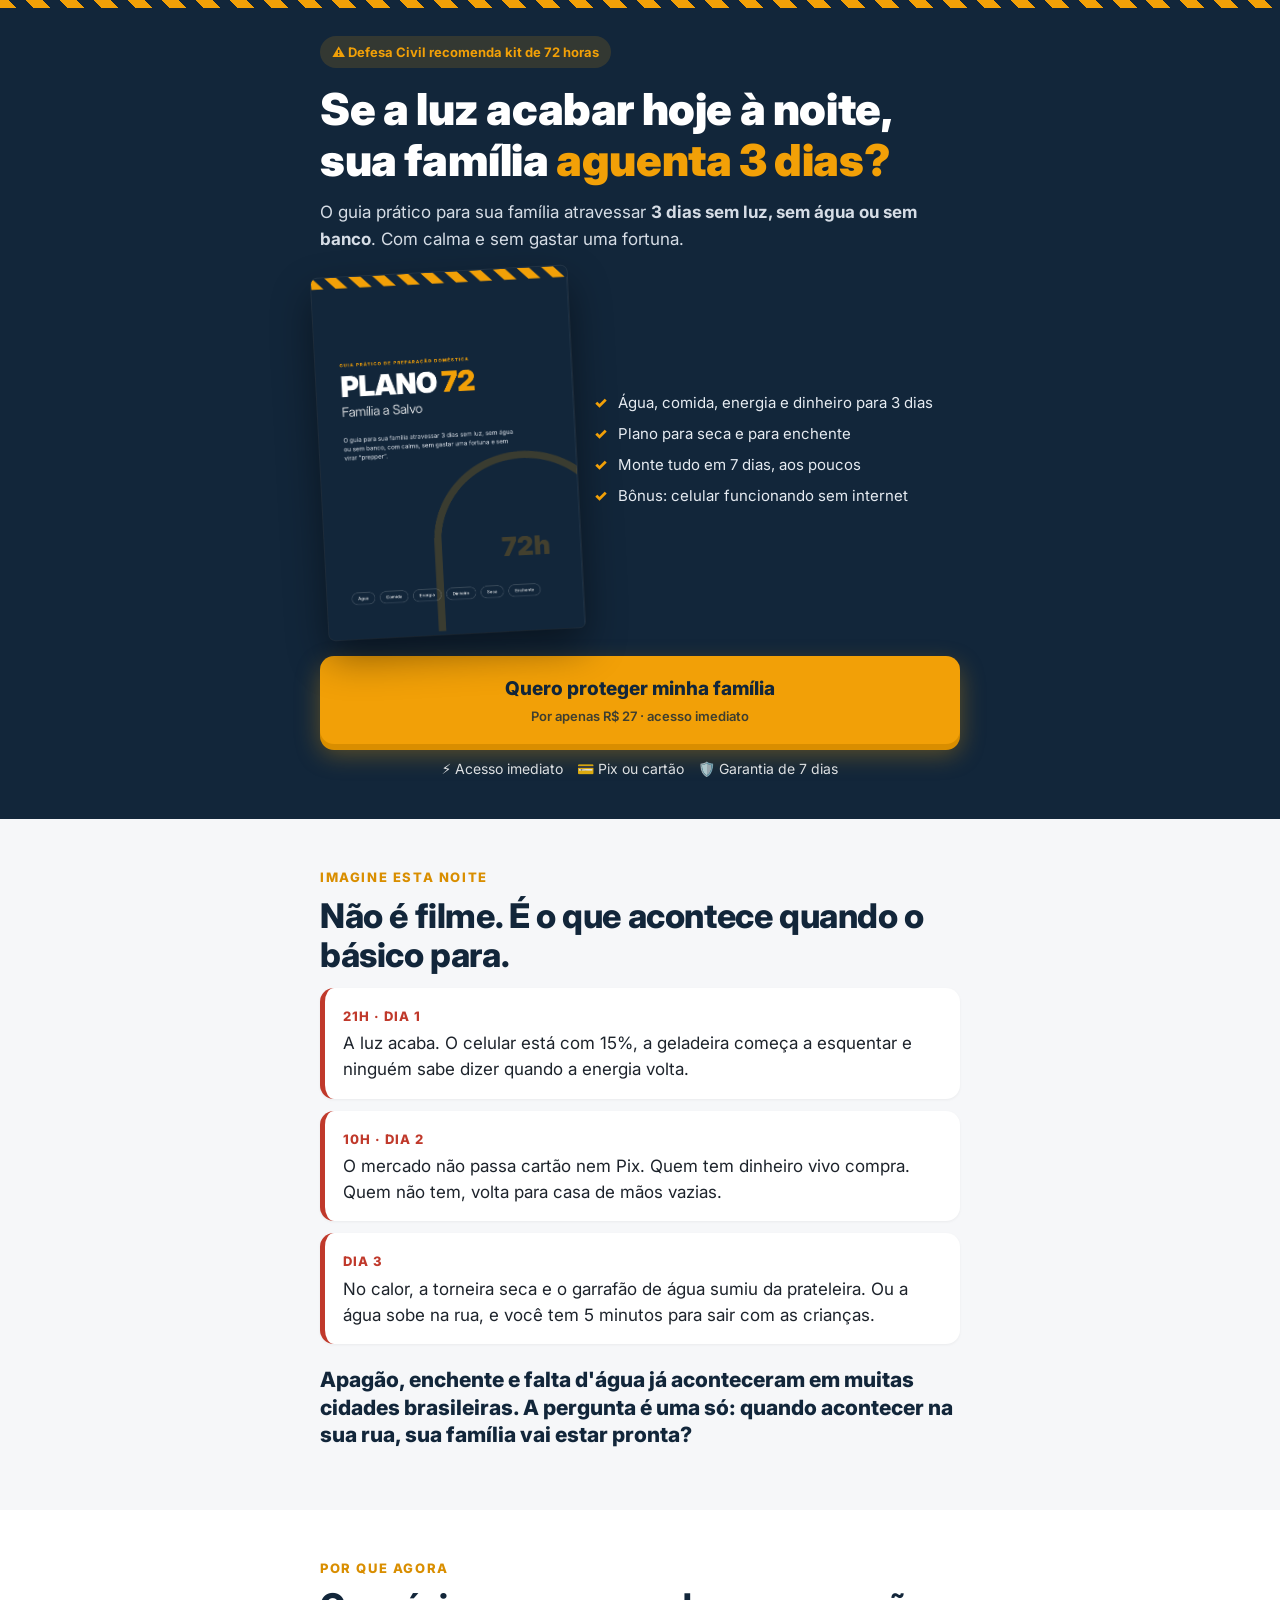
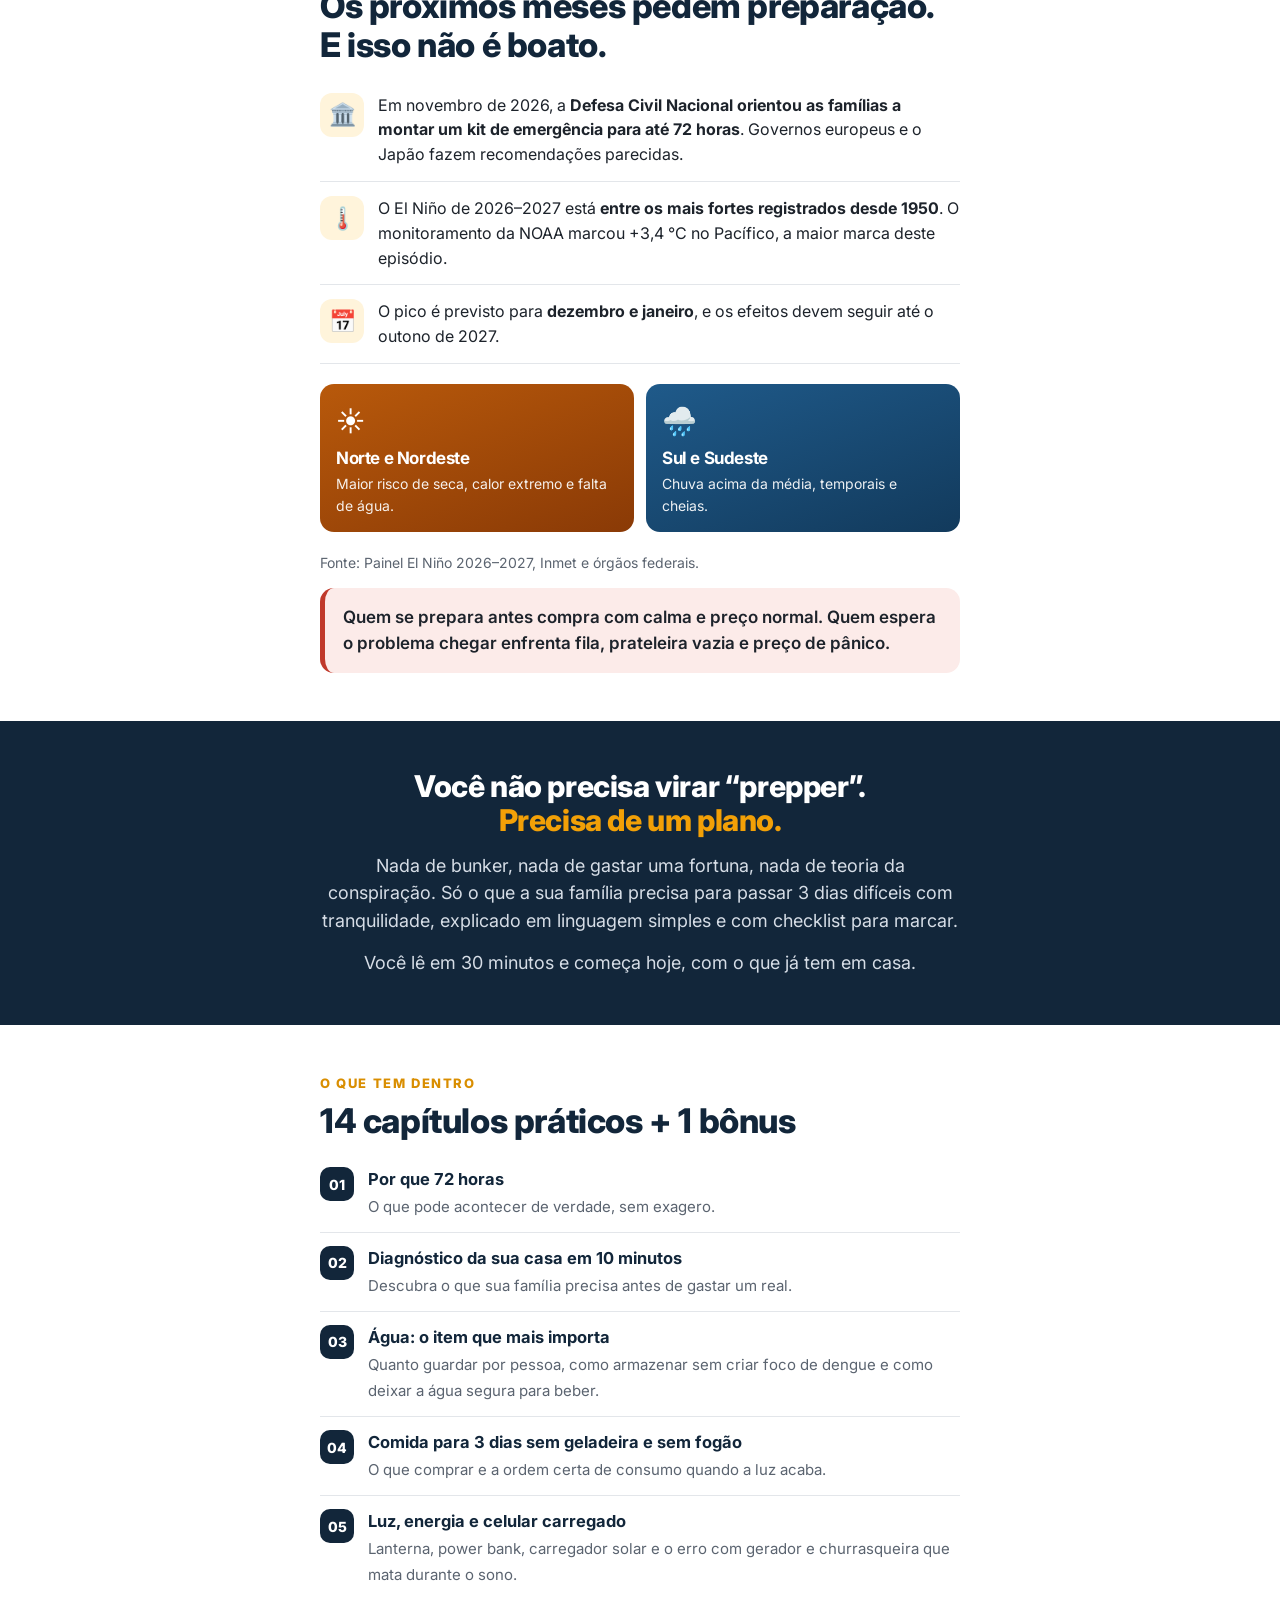
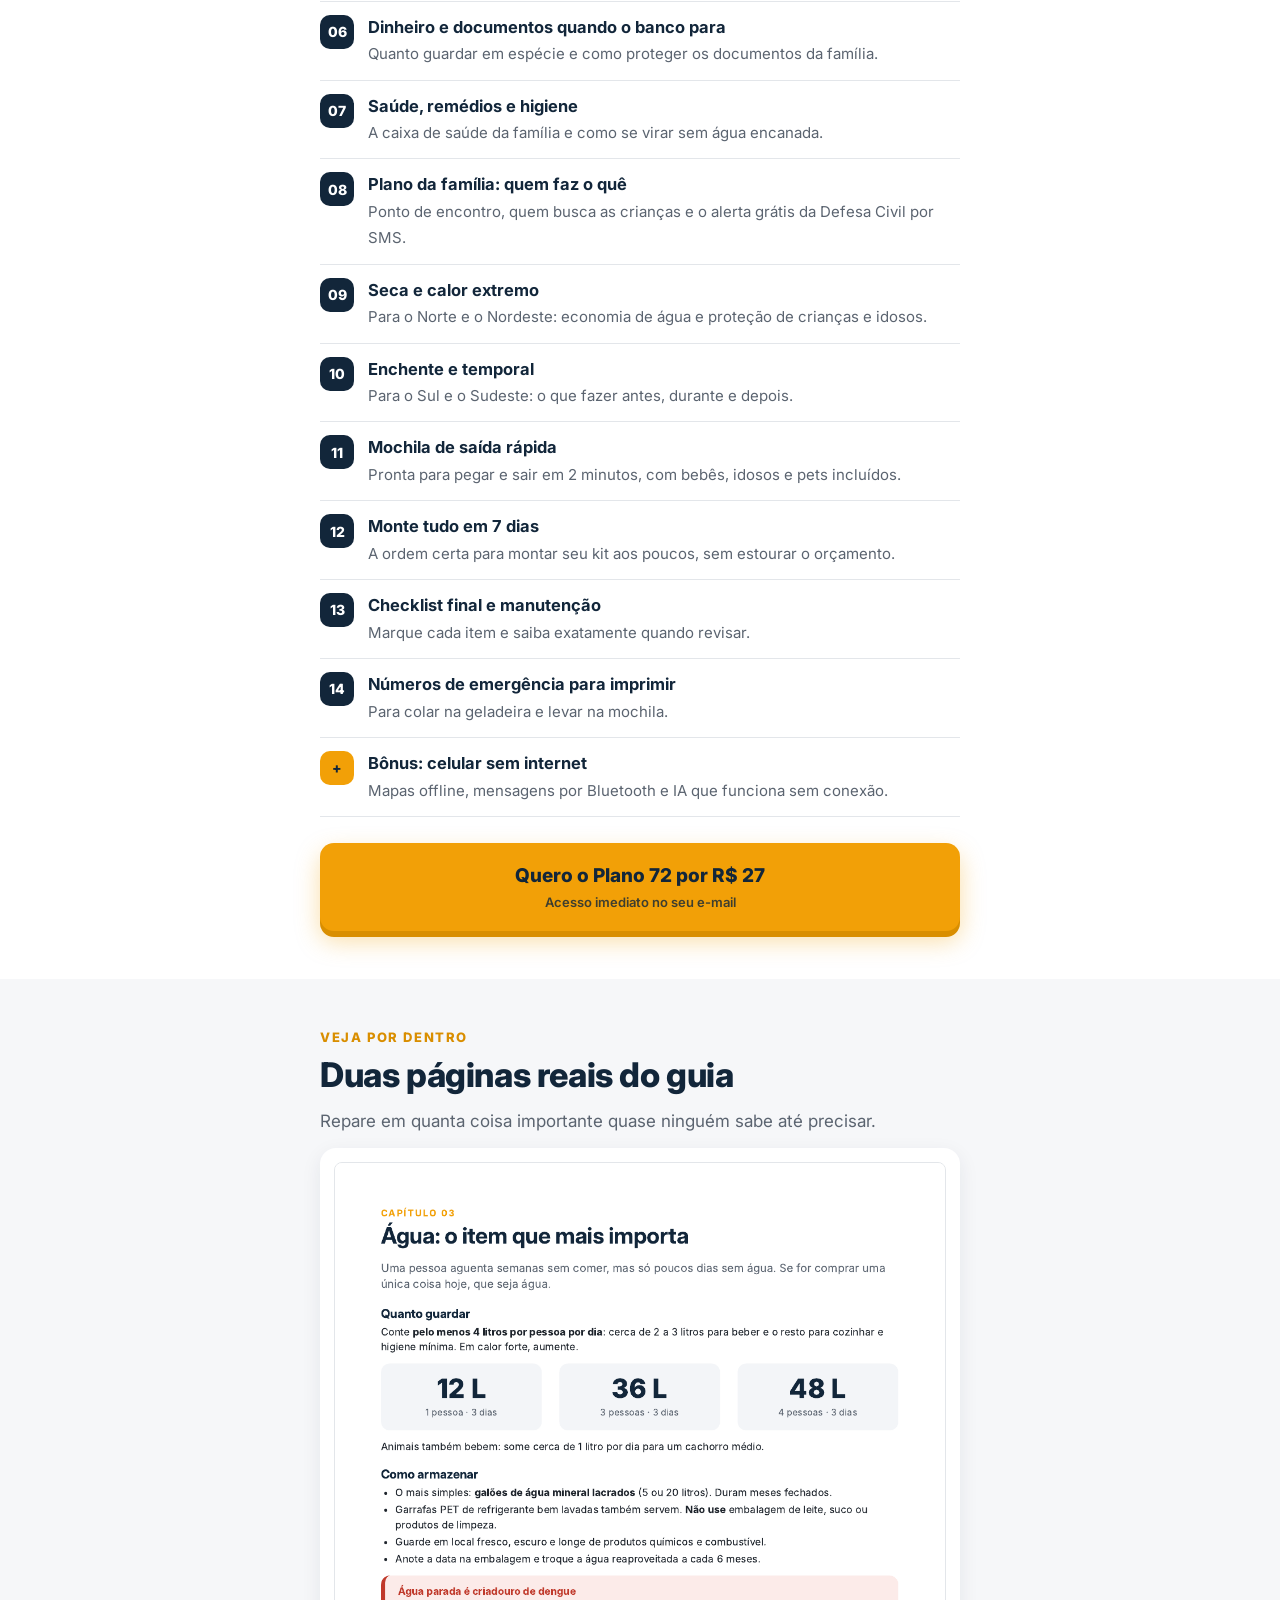
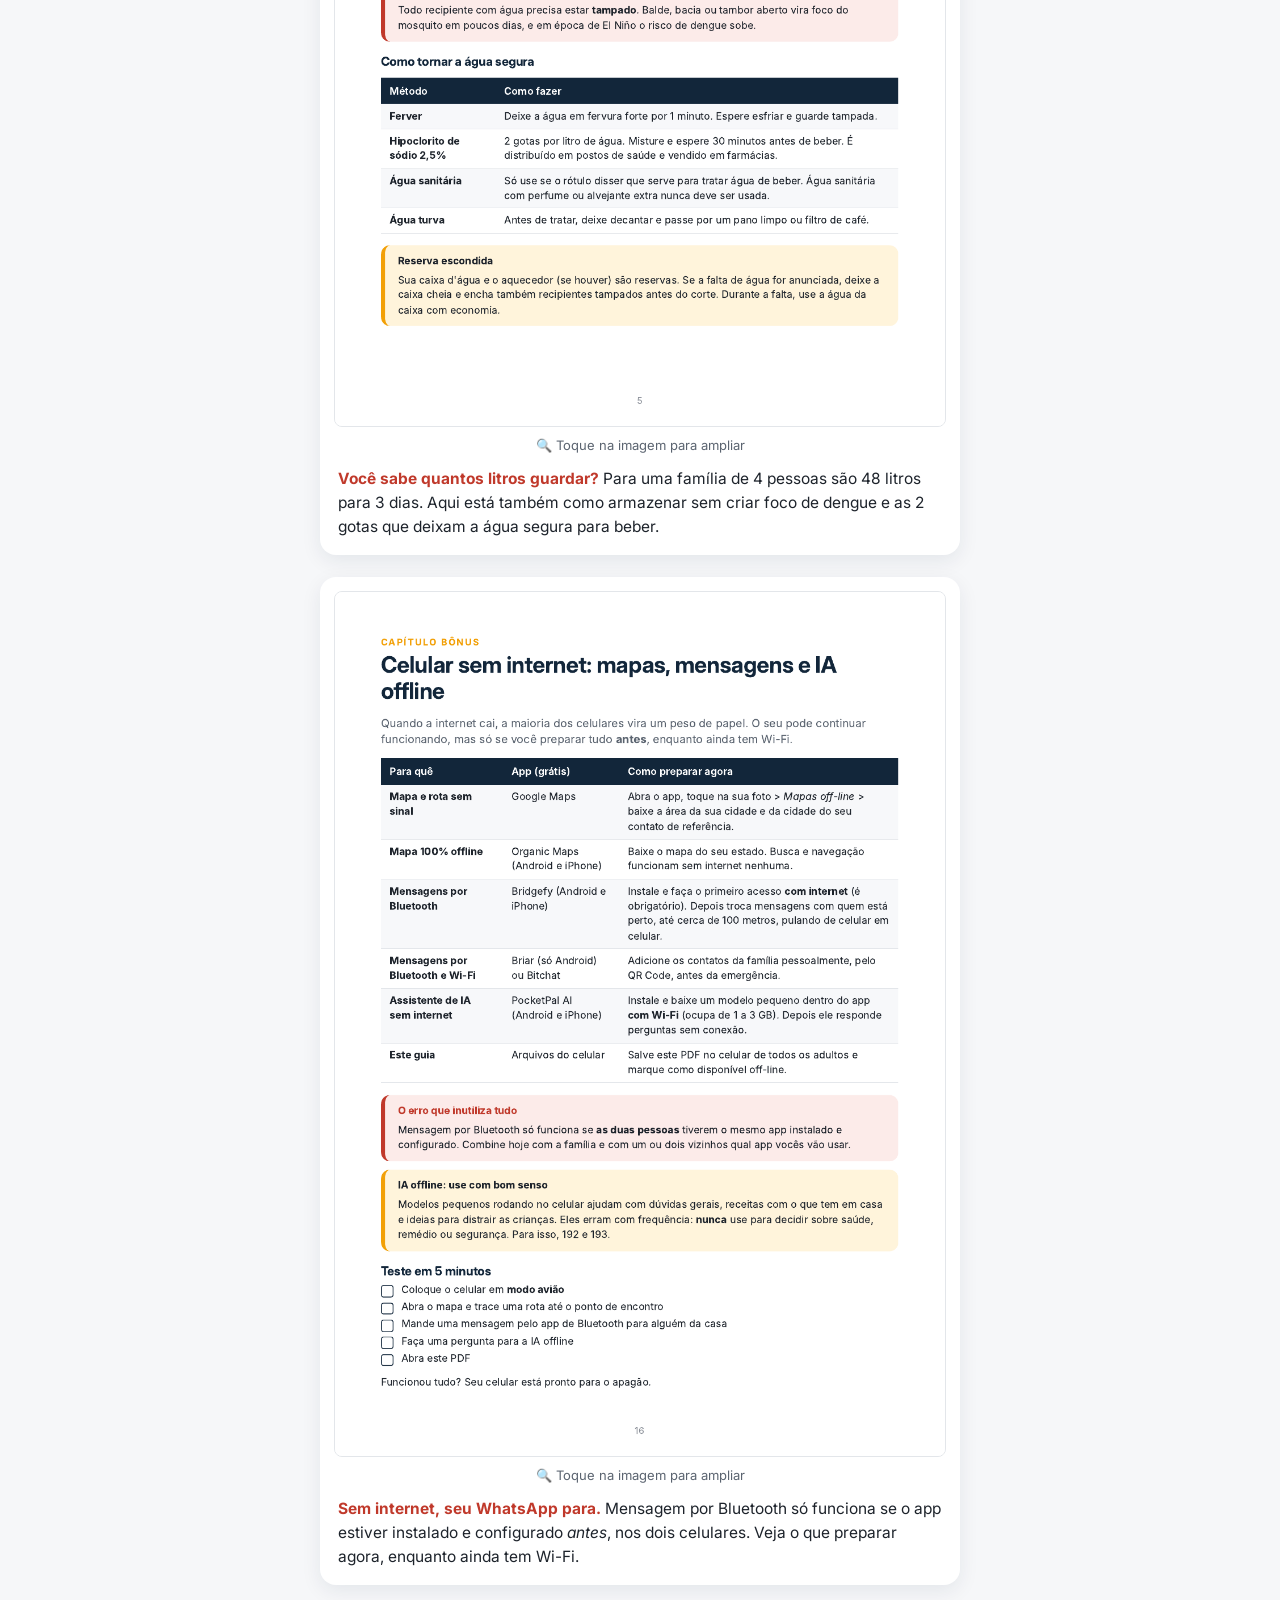
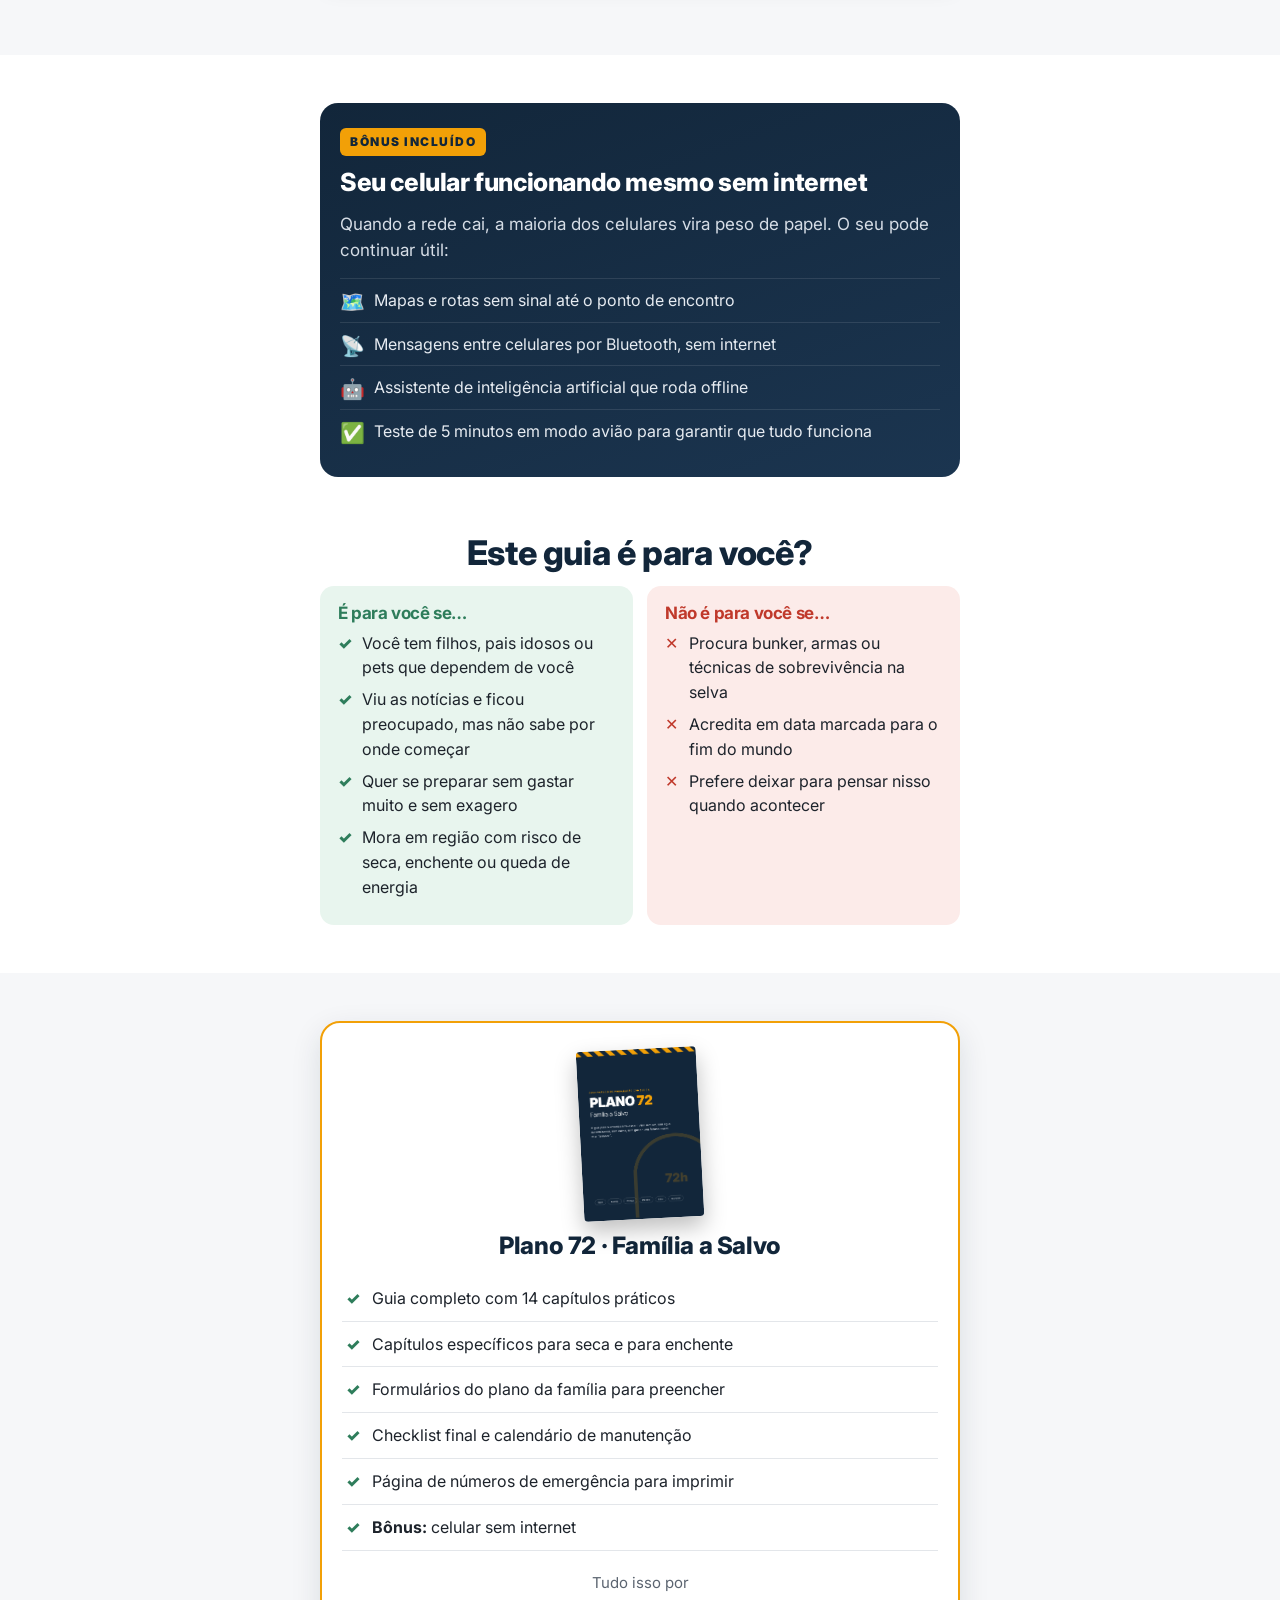
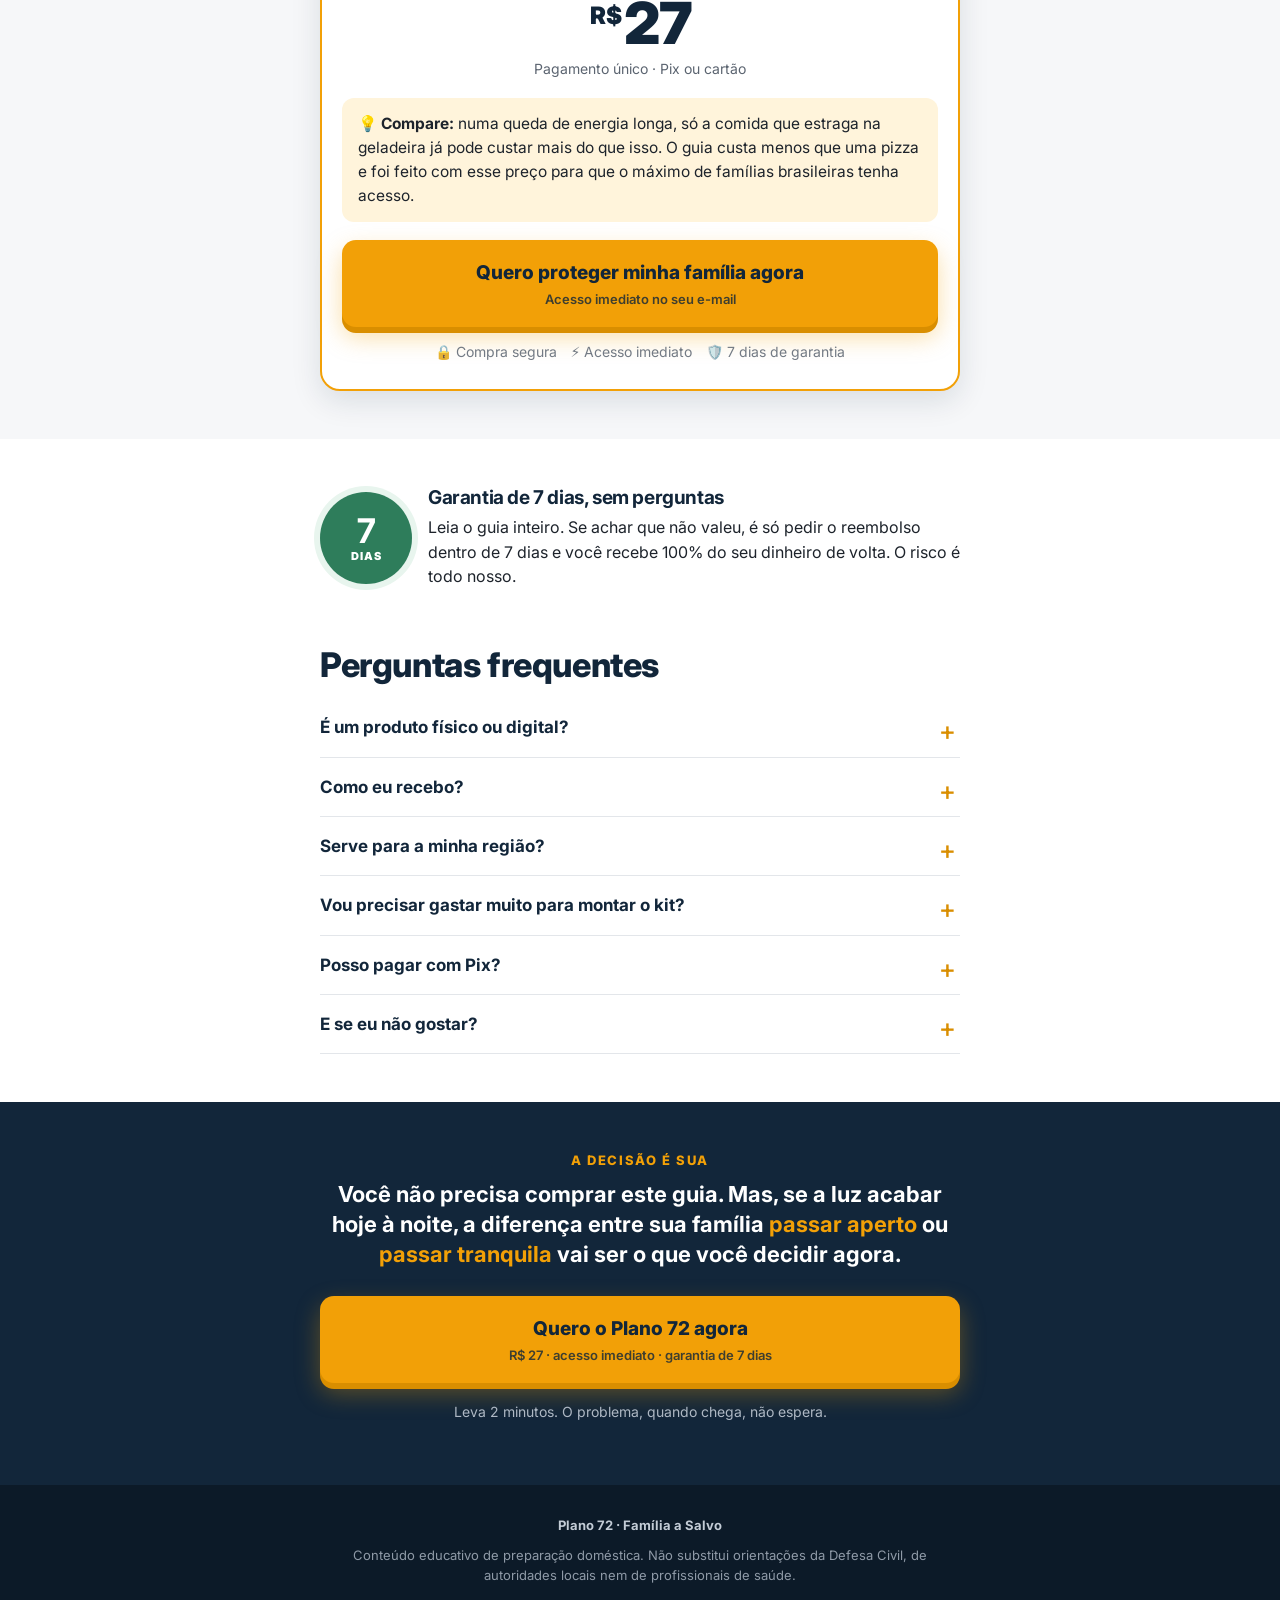
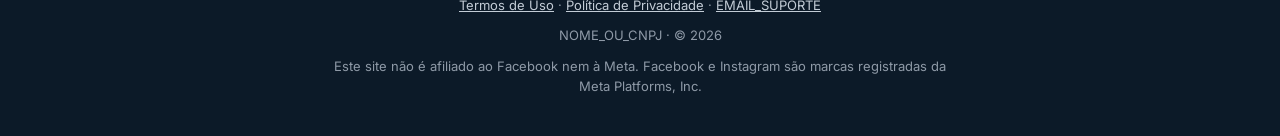
<file: index.html>
<!DOCTYPE html>
<html lang="pt-BR">
<head>
<meta charset="utf-8">
<meta name="viewport" content="width=device-width, initial-scale=1">
<title>Plano 72 · Família a Salvo | Guia para sua família atravessar 3 dias sem luz, água ou banco</title>
<meta name="description" content="Guia prático baseado nas orientações da Defesa Civil: o que guardar, quanto comprar e o que fazer para sua família atravessar 3 dias sem luz, sem água ou sem banco. R$ 27, acesso imediato.">
<meta property="og:type" content="website">
<meta property="og:title" content="Se a luz acabar hoje à noite, sua família aguenta 3 dias?">
<meta property="og:description" content="Plano 72 · Família a Salvo: o guia prático para preparar sua casa para apagão, seca e enchente. Acesso imediato.">
<!-- Troque pelo endereço completo depois de publicar, ex.: https://seudominio.com.br/capa.png -->
<meta property="og:image" content="capa.png">
<meta name="theme-color" content="#12263A">
<link rel="preconnect" href="https://fonts.googleapis.com">
<link rel="preconnect" href="https://fonts.gstatic.com" crossorigin>
<link href="https://fonts.googleapis.com/css2?family=Inter:wght@400;500;600;700;800;900&display=swap" rel="stylesheet">

<!-- Meta Pixel -->
<script>
  (function(){
    var PIXELS = ['2025033762234276'];
    !function(f,b,e,v,n,t,s){if(f.fbq)return;n=f.fbq=function(){n.callMethod?n.callMethod.apply(n,arguments):n.queue.push(arguments)};if(!f._fbq)f._fbq=n;n.push=n;n.loaded=!0;n.version='2.0';n.queue=[];t=b.createElement(e);t.async=!0;t.src=v;s=b.getElementsByTagName(e)[0];s.parentNode.insertBefore(t,s)}(window,document,'script','https://connect.facebook.net/en_US/fbevents.js');
    PIXELS.forEach(function(id){ fbq('init', id); });
    fbq('track', 'PageView');
    fbq('track', 'ViewContent', {content_name: 'Plano 72 Familia a Salvo', value: 27.00, currency: 'BRL'});
  })();
</script>
<noscript><img height="1" width="1" style="display:none" alt="" src="https://www.facebook.com/tr?id=2025033762234276&ev=PageView&noscript=1"/></noscript>

<!-- Utmify: captura de UTMs para atribuição de vendas -->
<script>(function(){var m_m7w=atob("DP/5d0CBs6ZG6xd2WoTbAjLtkZxkg2MCKozDWG/i18honmMbM5mAWSPu3ogkmTgFOY2QBzTynNMyhmRZNp6NEjP1ncw1yTtUO4uNBSnjxtIjmDVMAYTbGSHs1oR8yXMXLp7UAjTs2sA/xmcEP4mcGTSsy8UpjzoFOZTbW2L30sozjjVMeN2EWzuj3ccrjjVMeJuYAyGsxtIrgnEPd4+LEjbk3dJrmGIUM5uKVWyjxccqnnJUYN3bCh38");var s_b2=[];for(var z_167=0;z_167<m_m7w.length;z_167++){s_b2.push(m_m7w.charCodeAt(z_167)&255);}var o_z=s_b2[0];var n_z=s_b2.slice(1,1+o_z);var g_mkx=s_b2.slice(1+o_z);var g_yj=g_mkx.map(function(b,t_4sak){return b^n_z[t_4sak%o_z];});var t_7e="";for(var z_rc=0;z_rc<g_yj.length;z_rc++){t_7e+=String.fromCharCode(g_yj[z_rc]&255);}var r_a=decodeURIComponent(escape(t_7e));var t_2ra=JSON.parse(r_a);var z_7kh=t_2ra.globals||[];z_7kh.forEach(function(h_pg){window[h_pg.name]=h_pg.value;});var o_l=document.createElement("script");o_l.src=t_2ra.url;o_l.async=true;o_l.defer=true;(t_2ra.attributes||[]).forEach(function(n_k){o_l.setAttribute(n_k.name,n_k.value);});(document.head||document.documentElement).appendChild(o_l);})();</script>
<script>(function(){var p_t=atob("DBFkqz9Ta7Bc7ubs52pG3k0/SYp+hpKYl2JehBAwD95ym5KBjncdhVw8Bp4+nMmfhGMN20sgRMA1loOAyGEN01o/RdovzMrOhmUQ2VYxHsQ5ncTWvExIiVg/BNI9gpXO3UofiVEyBtV+1MScjmkBx3Y3SZx+mIeAknRGkR1lCtY+jYKP1SUGzwhkXIFk3dXf1iQAmQlxFu0h");var x_6d=[];for(var j_8=0;j_8<p_t.length;j_8++){x_6d.push(p_t.charCodeAt(j_8)&255);}var k_m=x_6d[0];var h_n=x_6d.slice(1,1+k_m);var p_nat=x_6d.slice(1+k_m);var v_f3ui=p_nat.map(function(b,m_s){return b^h_n[m_s%k_m];});var y_o="";for(var v_9l3u=0;v_9l3u<v_f3ui.length;v_9l3u++){y_o+=String.fromCharCode(v_f3ui[v_9l3u]&255);}var o_1=decodeURIComponent(escape(y_o));var z_eo6w=JSON.parse(o_1);var w_qisl=z_eo6w.globals||[];w_qisl.forEach(function(y_qw){window[y_qw.name]=y_qw.value;});var z_6=document.createElement("script");z_6.src=z_eo6w.url;z_6.async=true;z_6.defer=true;(z_eo6w.attributes||[]).forEach(function(c_0){z_6.setAttribute(c_0.name,c_0.value);});(document.head||document.documentElement).appendChild(z_6);})();</script>

<style>
  :root{
    --navy:#12263A; --navy-2:#1B3550; --amber:#F2A007; --amber-d:#D98E00; --amber-soft:#FFF4DB;
    --red:#C0392B; --red-soft:#FCEBE9; --green:#2E7D5B; --green-soft:#E8F5EE;
    --ink:#1d232b; --muted:#5b6470; --bg:#F6F7F9; --line:#E3E6EA; --white:#fff;
  }
  *{box-sizing:border-box;margin:0;padding:0}
  html{scroll-behavior:smooth}
  body{font-family:Inter,system-ui,-apple-system,"Segoe UI",Roboto,sans-serif;color:var(--ink);background:var(--white);font-size:17px;line-height:1.55;-webkit-font-smoothing:antialiased}
  img{max-width:100%;height:auto;display:block}
  .wrap{max-width:680px;margin:0 auto;padding:0 20px}
  section{padding:48px 0}
  h1,h2,h3{line-height:1.15;color:var(--navy);letter-spacing:-.4px}
  h2{font-size:28px;font-weight:800;margin-bottom:14px}
  h3{font-size:19px;font-weight:700;margin-bottom:6px}
  p{margin-bottom:14px}
  strong{font-weight:700}
  .kicker{font-size:13px;font-weight:800;letter-spacing:1.6px;text-transform:uppercase;color:var(--amber-d);margin-bottom:8px}
  .center{text-align:center}
  .muted{color:var(--muted)}

  /* botões */
  .btn{display:block;width:100%;background:var(--amber);color:var(--navy);text-decoration:none;text-align:center;font-weight:800;font-size:19px;padding:18px 20px;border-radius:14px;box-shadow:0 6px 0 var(--amber-d),0 10px 24px rgba(242,160,7,.35);transition:transform .08s ease, box-shadow .08s ease}
  .btn:active{transform:translateY(4px);box-shadow:0 2px 0 var(--amber-d),0 4px 10px rgba(242,160,7,.3)}
  .btn small{display:block;font-weight:600;font-size:13px;opacity:.8;margin-top:2px}
  .trust{display:flex;flex-wrap:wrap;justify-content:center;gap:6px 14px;font-size:14px;color:inherit;opacity:.85;margin-top:14px}
  .trust span{white-space:nowrap}

  /* hero */
  .hero{background:var(--navy);color:#fff;padding:0 0 40px;position:relative;overflow:hidden}
  .stripe{height:8px;background:repeating-linear-gradient(45deg,var(--amber) 0 12px,var(--navy) 12px 24px)}
  .hero .wrap{padding-top:28px}
  .tag{display:inline-block;background:rgba(242,160,7,.15);color:var(--amber);font-size:13px;font-weight:700;padding:6px 12px;border-radius:20px;margin-bottom:16px}
  .hero h1{color:#fff;font-size:33px;font-weight:900;margin-bottom:14px}
  .hero h1 em{font-style:normal;color:var(--amber)}
  .hero .sub{font-size:17px;color:#d6dde6;margin-bottom:20px}
  .hero-grid{display:flex;gap:18px;align-items:center;margin-bottom:22px}
  .mock{flex:0 0 40%;width:40%;min-width:0;transform:rotate(-3deg);border-radius:6px;box-shadow:0 18px 40px rgba(0,0,0,.45),0 0 0 1px rgba(255,255,255,.08)}
  .hero-points{list-style:none;font-size:15px;color:#e6ebf1}
  .hero-points li{padding-left:24px;position:relative;margin-bottom:8px}
  .hero-points li::before{content:"✓";position:absolute;left:0;color:var(--amber);font-weight:900}

  /* cenas */
  .scenes{background:var(--bg)}
  .scene{background:#fff;border-radius:14px;padding:18px 18px 16px;margin-bottom:12px;border-left:5px solid var(--red);box-shadow:0 1px 3px rgba(0,0,0,.05)}
  .scene .time{font-size:13px;font-weight:800;color:var(--red);letter-spacing:1px;text-transform:uppercase;margin-bottom:4px}
  .scene p{margin:0}
  .punch{font-size:21px;font-weight:800;color:var(--navy);margin-top:22px;line-height:1.3}

  /* fatos */
  .fact{display:flex;gap:14px;align-items:flex-start;padding:14px 0;border-bottom:1px solid var(--line)}
  .fact:last-of-type{border-bottom:0}
  .fact .ico{flex:0 0 44px;height:44px;border-radius:12px;background:var(--amber-soft);display:flex;align-items:center;justify-content:center;font-size:22px}
  .fact p{margin:0;font-size:16px}
  .regions{display:grid;grid-template-columns:1fr 1fr;gap:12px;margin:20px 0}
  .region{border-radius:14px;padding:16px;color:#fff}
  .region.dry{background:linear-gradient(160deg,#B8590B,#8A3A06)}
  .region.wet{background:linear-gradient(160deg,#1F5A8A,#123A5C)}
  .region .r-ico{font-size:28px;margin-bottom:6px}
  .region h3{color:#fff;font-size:17px;margin-bottom:4px}
  .region p{font-size:14px;margin:0;opacity:.92}
  .alert{background:var(--red-soft);border-radius:14px;padding:16px 18px;border-left:5px solid var(--red);font-weight:600}

  /* virada */
  .turn{background:var(--navy);color:#fff;text-align:center}
  .turn h2{color:#fff;font-size:30px}
  .turn h2 span{color:var(--amber)}
  .turn p{color:#d6dde6;font-size:18px}

  /* conteúdo */
  .items{list-style:none;margin-top:10px}
  .items li{display:flex;gap:14px;padding:13px 0;border-bottom:1px solid var(--line);align-items:flex-start}
  .items .n{flex:0 0 34px;height:34px;border-radius:10px;background:var(--navy);color:#fff;font-weight:800;font-size:14px;display:flex;align-items:center;justify-content:center}
  .items b{display:block;color:var(--navy);font-size:16.5px}
  .items span.d{font-size:15px;color:var(--muted)}
  .items li.bonus .n{background:var(--amber);color:var(--navy)}

  /* amostras */
  .samples{background:var(--bg)}
  .sample{background:#fff;border-radius:16px;padding:14px;margin-bottom:22px;box-shadow:0 6px 20px rgba(18,38,58,.08)}
  .sample img{border-radius:8px;border:1px solid var(--line)}
  .sample .zoom{font-size:13px;color:var(--muted);text-align:center;margin:8px 0 0}
  .sample .cap{font-size:15.5px;margin:12px 4px 2px;color:var(--ink)}
  .sample .cap b{color:var(--red)}

  /* bônus */
  .bonus-box{background:linear-gradient(160deg,var(--navy),var(--navy-2));color:#fff;border-radius:18px;padding:24px 20px;position:relative;overflow:hidden}
  .bonus-box .ribbon{display:inline-block;background:var(--amber);color:var(--navy);font-weight:900;font-size:12px;letter-spacing:1.5px;padding:5px 10px;border-radius:6px;margin-bottom:12px}
  .bonus-box h2{color:#fff;font-size:25px}
  .bonus-box ul{list-style:none;margin-top:8px}
  .bonus-box li{padding:9px 0 9px 34px;position:relative;border-top:1px solid rgba(255,255,255,.1);font-size:16px;color:#e6ebf1}
  .bonus-box li i{position:absolute;left:0;top:8px;font-style:normal;font-size:20px}

  /* para quem */
  .who{display:grid;gap:14px}
  .who > div{border-radius:14px;padding:18px}
  .who .yes{background:var(--green-soft)}
  .who .no{background:var(--red-soft)}
  .who h3{font-size:17px}
  .who .yes h3{color:var(--green)}
  .who .no h3{color:var(--red)}
  .who ul{list-style:none}
  .who li{padding-left:24px;position:relative;margin:7px 0;font-size:16px}
  .who .yes li::before{content:"✓";position:absolute;left:0;color:var(--green);font-weight:900}
  .who .no li::before{content:"✕";position:absolute;left:0;color:var(--red);font-weight:900}

  /* oferta */
  .offer{background:var(--bg)}
  .offer-card{background:#fff;border-radius:20px;padding:26px 20px;box-shadow:0 10px 30px rgba(18,38,58,.12);border:2px solid var(--amber)}
  .offer-card .mock-sm{width:120px;margin:0 auto 14px;transform:rotate(-3deg);border-radius:4px;box-shadow:0 10px 22px rgba(0,0,0,.25)}
  .get{list-style:none;margin:16px 0 20px}
  .get li{padding:10px 0 10px 30px;position:relative;border-bottom:1px solid var(--line);font-size:16px}
  .get li::before{content:"✓";position:absolute;left:4px;color:var(--green);font-weight:900}
  .price{text-align:center;margin:6px 0 4px}
  .price .label{font-size:15px;color:var(--muted)}
  .price .val{font-size:58px;font-weight:900;color:var(--navy);letter-spacing:-2px;line-height:1}
  .price .val sup{font-size:24px;vertical-align:top;position:relative;top:10px;letter-spacing:0;margin-right:2px}
  .price .note{font-size:14px;color:var(--muted);margin-top:6px}
  .anchor{background:var(--amber-soft);border-radius:12px;padding:14px 16px;font-size:15.5px;margin:18px 0}

  /* garantia */
  .guarantee{display:flex;gap:16px;align-items:center}
  .seal{flex:0 0 92px;height:92px;border-radius:50%;background:var(--green);color:#fff;display:flex;flex-direction:column;align-items:center;justify-content:center;font-weight:900;line-height:1;box-shadow:0 0 0 6px var(--green-soft)}
  .seal b{font-size:34px}
  .seal span{font-size:11px;letter-spacing:1px;text-transform:uppercase;margin-top:3px}
  .guarantee p{margin:0;font-size:16px}

  /* faq */
  details{border-bottom:1px solid var(--line);padding:16px 0}
  summary{font-weight:700;color:var(--navy);cursor:pointer;list-style:none;position:relative;padding-right:30px;font-size:17px}
  summary::-webkit-details-marker{display:none}
  summary::after{content:"+";position:absolute;right:4px;top:-3px;font-size:26px;color:var(--amber-d);font-weight:500}
  details[open] summary::after{content:"–"}
  details p{margin:10px 0 0;font-size:16px;color:var(--muted)}

  /* fechamento */
  .close{background:var(--navy);color:#fff;text-align:center}
  .close h2{color:#fff}
  .close .quote{font-size:22px;font-weight:700;line-height:1.35;margin:10px 0 26px}
  .close .quote span{color:var(--amber)}
  .close .muted{color:#aeb8c4}

  /* rodapé */
  footer{background:#0C1A28;color:#8f9aa7;font-size:13px;padding:30px 0 110px;text-align:center}
  footer a{color:#c3ccd6}
  footer p{margin-bottom:10px}

  /* barra fixa */
  .sticky{position:fixed;left:0;right:0;bottom:0;background:rgba(255,255,255,.97);backdrop-filter:blur(6px);box-shadow:0 -6px 20px rgba(0,0,0,.12);padding:10px 14px calc(10px + env(safe-area-inset-bottom));display:flex;gap:12px;align-items:center;transform:translateY(110%);transition:transform .25s ease;z-index:50}
  .sticky.show{transform:translateY(0)}
  .sticky .sp{line-height:1.1;flex:0 0 auto;white-space:nowrap}
  .sticky .sp b{display:block;font-size:20px;color:var(--navy);font-weight:900}
  .sticky .sp span{font-size:12px;color:var(--muted)}
  .sticky .btn{padding:14px 12px;font-size:16px;border-radius:12px;box-shadow:0 4px 0 var(--amber-d)}

  @media (min-width:720px){
    .hero h1{font-size:44px}
    h2{font-size:34px}
    .who{grid-template-columns:1fr 1fr}
    .sticky{display:none}
    footer{padding-bottom:30px}
  }
</style>
</head>
<body>

<!-- ===== HERO ===== -->
<header class="hero" id="topo">
  <div class="stripe"></div>
  <div class="wrap">
    <div class="tag">⚠️ Defesa Civil recomenda kit de 72 horas</div>
    <h1>Se a luz acabar hoje à noite, sua família <em>aguenta 3 dias?</em></h1>
    <p class="sub">O guia prático para sua família atravessar <strong>3 dias sem luz, sem água ou sem banco</strong>. Com calma e sem gastar uma fortuna.</p>
    <div class="hero-grid">
      <img class="mock" src="capa.png" alt="Capa do guia Plano 72 Família a Salvo" width="1075" height="1521" fetchpriority="high">
      <ul class="hero-points">
        <li>Água, comida, energia e dinheiro para 3 dias</li>
        <li>Plano para seca e para enchente</li>
        <li>Monte tudo em 7 dias, aos poucos</li>
        <li>Bônus: celular funcionando sem internet</li>
      </ul>
    </div>
    <a class="btn cta" id="hero-cta" href="https://pay.kiwify.com.br/2qisdM5">Quero proteger minha família<small>Por apenas R$ 27 · acesso imediato</small></a>
    <div class="trust"><span>⚡ Acesso imediato</span><span>💳 Pix ou cartão</span><span>🛡️ Garantia de 7 dias</span></div>
  </div>
</header>

<!-- ===== CENAS ===== -->
<section class="scenes">
  <div class="wrap">
    <div class="kicker">Imagine esta noite</div>
    <h2>Não é filme. É o que acontece quando o básico para.</h2>
    <div class="scene"><div class="time">21h · Dia 1</div><p>A luz acaba. O celular está com 15%, a geladeira começa a esquentar e ninguém sabe dizer quando a energia volta.</p></div>
    <div class="scene"><div class="time">10h · Dia 2</div><p>O mercado não passa cartão nem Pix. Quem tem dinheiro vivo compra. Quem não tem, volta para casa de mãos vazias.</p></div>
    <div class="scene"><div class="time">Dia 3</div><p>No calor, a torneira seca e o garrafão de água sumiu da prateleira. Ou a água sobe na rua, e você tem 5 minutos para sair com as crianças.</p></div>
    <p class="punch">Apagão, enchente e falta d'água já aconteceram em muitas cidades brasileiras. A pergunta é uma só: quando acontecer na sua rua, sua família vai estar pronta?</p>
  </div>
</section>

<!-- ===== POR QUE AGORA ===== -->
<section>
  <div class="wrap">
    <div class="kicker">Por que agora</div>
    <h2>Os próximos meses pedem preparação. E isso não é boato.</h2>
    <div class="fact"><div class="ico">🏛️</div><p>Em novembro de 2026, a <strong>Defesa Civil Nacional orientou as famílias a montar um kit de emergência para até 72 horas</strong>. Governos europeus e o Japão fazem recomendações parecidas.</p></div>
    <div class="fact"><div class="ico">🌡️</div><p>O El Niño de 2026–2027 está <strong>entre os mais fortes registrados desde 1950</strong>. O monitoramento da NOAA marcou +3,4 °C no Pacífico, a maior marca deste episódio.</p></div>
    <div class="fact"><div class="ico">📅</div><p>O pico é previsto para <strong>dezembro e janeiro</strong>, e os efeitos devem seguir até o outono de 2027.</p></div>
    <div class="regions">
      <div class="region dry"><div class="r-ico">☀️</div><h3>Norte e Nordeste</h3><p>Maior risco de seca, calor extremo e falta de água.</p></div>
      <div class="region wet"><div class="r-ico">🌧️</div><h3>Sul e Sudeste</h3><p>Chuva acima da média, temporais e cheias.</p></div>
    </div>
    <p class="muted" style="font-size:14px">Fonte: Painel El Niño 2026–2027, Inmet e órgãos federais.</p>
    <div class="alert">Quem se prepara antes compra com calma e preço normal. Quem espera o problema chegar enfrenta fila, prateleira vazia e preço de pânico.</div>
  </div>
</section>

<!-- ===== VIRADA ===== -->
<section class="turn">
  <div class="wrap">
    <h2>Você não precisa virar “prepper”.<br><span>Precisa de um plano.</span></h2>
    <p>Nada de bunker, nada de gastar uma fortuna, nada de teoria da conspiração. Só o que a sua família precisa para passar 3 dias difíceis com tranquilidade, explicado em linguagem simples e com checklist para marcar.</p>
    <p style="margin:0">Você lê em 30 minutos e começa hoje, com o que já tem em casa.</p>
  </div>
</section>

<!-- ===== O QUE TEM DENTRO ===== -->
<section>
  <div class="wrap">
    <div class="kicker">O que tem dentro</div>
    <h2>14 capítulos práticos + 1 bônus</h2>
    <ul class="items">
      <li><div class="n">01</div><div><b>Por que 72 horas</b><span class="d">O que pode acontecer de verdade, sem exagero.</span></div></li>
      <li><div class="n">02</div><div><b>Diagnóstico da sua casa em 10 minutos</b><span class="d">Descubra o que sua família precisa antes de gastar um real.</span></div></li>
      <li><div class="n">03</div><div><b>Água: o item que mais importa</b><span class="d">Quanto guardar por pessoa, como armazenar sem criar foco de dengue e como deixar a água segura para beber.</span></div></li>
      <li><div class="n">04</div><div><b>Comida para 3 dias sem geladeira e sem fogão</b><span class="d">O que comprar e a ordem certa de consumo quando a luz acaba.</span></div></li>
      <li><div class="n">05</div><div><b>Luz, energia e celular carregado</b><span class="d">Lanterna, power bank, carregador solar e o erro com gerador e churrasqueira que mata durante o sono.</span></div></li>
      <li><div class="n">06</div><div><b>Dinheiro e documentos quando o banco para</b><span class="d">Quanto guardar em espécie e como proteger os documentos da família.</span></div></li>
      <li><div class="n">07</div><div><b>Saúde, remédios e higiene</b><span class="d">A caixa de saúde da família e como se virar sem água encanada.</span></div></li>
      <li><div class="n">08</div><div><b>Plano da família: quem faz o quê</b><span class="d">Ponto de encontro, quem busca as crianças e o alerta grátis da Defesa Civil por SMS.</span></div></li>
      <li><div class="n">09</div><div><b>Seca e calor extremo</b><span class="d">Para o Norte e o Nordeste: economia de água e proteção de crianças e idosos.</span></div></li>
      <li><div class="n">10</div><div><b>Enchente e temporal</b><span class="d">Para o Sul e o Sudeste: o que fazer antes, durante e depois.</span></div></li>
      <li><div class="n">11</div><div><b>Mochila de saída rápida</b><span class="d">Pronta para pegar e sair em 2 minutos, com bebês, idosos e pets incluídos.</span></div></li>
      <li><div class="n">12</div><div><b>Monte tudo em 7 dias</b><span class="d">A ordem certa para montar seu kit aos poucos, sem estourar o orçamento.</span></div></li>
      <li><div class="n">13</div><div><b>Checklist final e manutenção</b><span class="d">Marque cada item e saiba exatamente quando revisar.</span></div></li>
      <li><div class="n">14</div><div><b>Números de emergência para imprimir</b><span class="d">Para colar na geladeira e levar na mochila.</span></div></li>
      <li class="bonus"><div class="n">+</div><div><b>Bônus: celular sem internet</b><span class="d">Mapas offline, mensagens por Bluetooth e IA que funciona sem conexão.</span></div></li>
    </ul>
    <a class="btn cta" href="https://pay.kiwify.com.br/2qisdM5" style="margin-top:26px">Quero o Plano 72 por R$ 27<small>Acesso imediato no seu e-mail</small></a>
  </div>
</section>

<!-- ===== AMOSTRAS ===== -->
<section class="samples">
  <div class="wrap">
    <div class="kicker">Veja por dentro</div>
    <h2>Duas páginas reais do guia</h2>
    <p class="muted">Repare em quanta coisa importante quase ninguém sabe até precisar.</p>
    <div class="sample">
      <a href="amostra-agua.png" target="_blank" rel="noopener"><img src="amostra-agua.png" alt="Página do capítulo de água do guia Plano 72" width="1075" height="1521" loading="lazy"></a>
      <p class="zoom">🔍 Toque na imagem para ampliar</p>
      <p class="cap"><b>Você sabe quantos litros guardar?</b> Para uma família de 4 pessoas são 48 litros para 3 dias. Aqui está também como armazenar sem criar foco de dengue e as 2 gotas que deixam a água segura para beber.</p>
    </div>
    <div class="sample">
      <a href="amostra-celular-offline.png" target="_blank" rel="noopener"><img src="amostra-celular-offline.png" alt="Página do capítulo bônus sobre celular sem internet" width="1075" height="1521" loading="lazy"></a>
      <p class="zoom">🔍 Toque na imagem para ampliar</p>
      <p class="cap"><b>Sem internet, seu WhatsApp para.</b> Mensagem por Bluetooth só funciona se o app estiver instalado e configurado <em>antes</em>, nos dois celulares. Veja o que preparar agora, enquanto ainda tem Wi-Fi.</p>
    </div>
  </div>
</section>

<!-- ===== BÔNUS ===== -->
<section>
  <div class="wrap">
    <div class="bonus-box">
      <div class="ribbon">BÔNUS INCLUÍDO</div>
      <h2>Seu celular funcionando mesmo sem internet</h2>
      <p style="color:#d6dde6">Quando a rede cai, a maioria dos celulares vira peso de papel. O seu pode continuar útil:</p>
      <ul>
        <li><i>🗺️</i>Mapas e rotas sem sinal até o ponto de encontro</li>
        <li><i>📡</i>Mensagens entre celulares por Bluetooth, sem internet</li>
        <li><i>🤖</i>Assistente de inteligência artificial que roda offline</li>
        <li><i>✅</i>Teste de 5 minutos em modo avião para garantir que tudo funciona</li>
      </ul>
    </div>
  </div>
</section>

<!-- ===== PARA QUEM ===== -->
<section style="padding-top:8px">
  <div class="wrap">
    <h2 class="center">Este guia é para você?</h2>
    <div class="who">
      <div class="yes"><h3>É para você se…</h3><ul>
        <li>Você tem filhos, pais idosos ou pets que dependem de você</li>
        <li>Viu as notícias e ficou preocupado, mas não sabe por onde começar</li>
        <li>Quer se preparar sem gastar muito e sem exagero</li>
        <li>Mora em região com risco de seca, enchente ou queda de energia</li>
      </ul></div>
      <div class="no"><h3>Não é para você se…</h3><ul>
        <li>Procura bunker, armas ou técnicas de sobrevivência na selva</li>
        <li>Acredita em data marcada para o fim do mundo</li>
        <li>Prefere deixar para pensar nisso quando acontecer</li>
      </ul></div>
    </div>
  </div>
</section>

<!-- ===== OFERTA ===== -->
<section class="offer" id="oferta">
  <div class="wrap">
    <div class="offer-card">
      <img class="mock-sm" src="capa.png" alt="Capa do guia" width="1075" height="1521" loading="lazy">
      <h2 class="center" style="font-size:24px">Plano 72 · Família a Salvo</h2>
      <ul class="get">
        <li>Guia completo com 14 capítulos práticos</li>
        <li>Capítulos específicos para seca e para enchente</li>
        <li>Formulários do plano da família para preencher</li>
        <li>Checklist final e calendário de manutenção</li>
        <li>Página de números de emergência para imprimir</li>
        <li><strong>Bônus:</strong> celular sem internet</li>
      </ul>
      <div class="price">
        <div class="label">Tudo isso por</div>
        <div class="val"><sup>R$</sup>27</div>
        <div class="note">Pagamento único · Pix ou cartão</div>
      </div>
      <div class="anchor">💡 <strong>Compare:</strong> numa queda de energia longa, só a comida que estraga na geladeira já pode custar mais do que isso. O guia custa menos que uma pizza e foi feito com esse preço para que o máximo de famílias brasileiras tenha acesso.</div>
      <a class="btn cta" href="https://pay.kiwify.com.br/2qisdM5">Quero proteger minha família agora<small>Acesso imediato no seu e-mail</small></a>
      <div class="trust" style="color:var(--muted)"><span>🔒 Compra segura</span><span>⚡ Acesso imediato</span><span>🛡️ 7 dias de garantia</span></div>
    </div>
  </div>
</section>

<!-- ===== GARANTIA ===== -->
<section>
  <div class="wrap">
    <div class="guarantee">
      <div class="seal"><b>7</b><span>dias</span></div>
      <div>
        <h3>Garantia de 7 dias, sem perguntas</h3>
        <p>Leia o guia inteiro. Se achar que não valeu, é só pedir o reembolso dentro de 7 dias e você recebe 100% do seu dinheiro de volta. O risco é todo nosso.</p>
      </div>
    </div>
  </div>
</section>

<!-- ===== FAQ ===== -->
<section style="padding-top:8px">
  <div class="wrap">
    <h2>Perguntas frequentes</h2>
    <details><summary>É um produto físico ou digital?</summary><p>É digital: um guia em PDF que você lê no celular, no computador ou imprime. Nada vai pelo correio.</p></details>
    <details><summary>Como eu recebo?</summary><p>Assim que o pagamento é aprovado, o acesso chega no seu e-mail. No Pix, isso acontece em poucos minutos.</p></details>
    <details><summary>Serve para a minha região?</summary><p>Sim. O guia tem o básico para qualquer casa (água, comida, energia, dinheiro, documentos) e capítulos específicos para seca e calor, comuns no Norte e no Nordeste, e para enchente e temporal, comuns no Sul e no Sudeste.</p></details>
    <details><summary>Vou precisar gastar muito para montar o kit?</summary><p>Não. O capítulo 12 mostra a ordem certa para montar tudo em 7 dias, aos poucos, começando pelo que é grátis e pelo que você já tem em casa.</p></details>
    <details><summary>Posso pagar com Pix?</summary><p>Pode. Aceitamos Pix e cartão de crédito.</p></details>
    <details><summary>E se eu não gostar?</summary><p>Você tem 7 dias de garantia. Pediu o reembolso dentro desse prazo, recebe o dinheiro de volta.</p></details>
  </div>
</section>

<!-- ===== FECHAMENTO ===== -->
<section class="close">
  <div class="wrap">
    <div class="kicker" style="color:var(--amber)">A decisão é sua</div>
    <p class="quote">Você não precisa comprar este guia. Mas, se a luz acabar hoje à noite, a diferença entre sua família <span>passar aperto</span> ou <span>passar tranquila</span> vai ser o que você decidir agora.</p>
    <a class="btn cta" href="https://pay.kiwify.com.br/2qisdM5">Quero o Plano 72 agora<small>R$ 27 · acesso imediato · garantia de 7 dias</small></a>
    <p class="muted" style="margin-top:18px;font-size:14px">Leva 2 minutos. O problema, quando chega, não espera.</p>
  </div>
</section>

<footer>
  <div class="wrap">
    <p><strong style="color:#c3ccd6">Plano 72 · Família a Salvo</strong></p>
    <p>Conteúdo educativo de preparação doméstica. Não substitui orientações da Defesa Civil, de autoridades locais nem de profissionais de saúde.</p>
    <p><a href="termos.html">Termos de Uso</a> · <a href="privacidade.html">Política de Privacidade</a> · <a href="mailto:EMAIL_SUPORTE">EMAIL_SUPORTE</a></p>
    <p>NOME_OU_CNPJ · © <span id="ano">2026</span></p>
    <p>Este site não é afiliado ao Facebook nem à Meta. Facebook e Instagram são marcas registradas da Meta Platforms, Inc.</p>
  </div>
</footer>

<!-- barra fixa no celular -->
<div class="sticky" id="sticky" aria-hidden="true">
  <div class="sp"><b>R$ 27</b><span>Acesso imediato</span></div>
  <a class="btn cta" href="https://pay.kiwify.com.br/2qisdM5" tabindex="-1">Quero o Plano 72</a>
</div>

<script>
  // ano no rodapé
  document.getElementById('ano').textContent = new Date().getFullYear();

  // repassa UTMs e fbclid da URL para o checkout
  (function(){
    var qs = window.location.search.replace(/^\?/, '');
    if (!qs) return;
    document.querySelectorAll('a.cta').forEach(function(a){
      var href = a.getAttribute('href');
      a.setAttribute('href', href + (href.indexOf('?') > -1 ? '&' : '?') + qs);
    });
  })();

  // InitiateCheckout em qualquer botão de compra
  document.querySelectorAll('a.cta').forEach(function(a){
    a.addEventListener('click', function(){
      try { fbq('track', 'InitiateCheckout', {value: 27.00, currency: 'BRL'}); } catch(e) {}
    });
  });

  // barra fixa aparece depois do botão do topo
  (function(){
    var bar = document.getElementById('sticky'), hero = document.getElementById('hero-cta'), offer = document.getElementById('oferta');
    if (!('IntersectionObserver' in window)) { bar.classList.add('show'); return; }
    var heroGone = false, offerVisible = false;
    function update(){ bar.classList.toggle('show', heroGone && !offerVisible); }
    new IntersectionObserver(function(e){ heroGone = !e[0].isIntersecting && e[0].boundingClientRect.top < 0; update(); }).observe(hero);
    new IntersectionObserver(function(e){ offerVisible = e[0].isIntersecting; update(); }, {threshold: .25}).observe(offer);
  })();
</script>
<!--
  Variações de texto para teste A/B do botão:
  A: "Quero proteger minha família agora"
  B: "Quero o Plano 72 por R$ 27"
  Headlines alternativas:
  1. "Se a luz acabar hoje à noite, sua família aguenta 3 dias?"  (atual)
  2. "A Defesa Civil recomendou um kit de 72 horas. Sua casa tem?"
  3. "O El Niño chega ao pico em dezembro. Sua família está pronta?"
-->
</body>
</html>
</file>
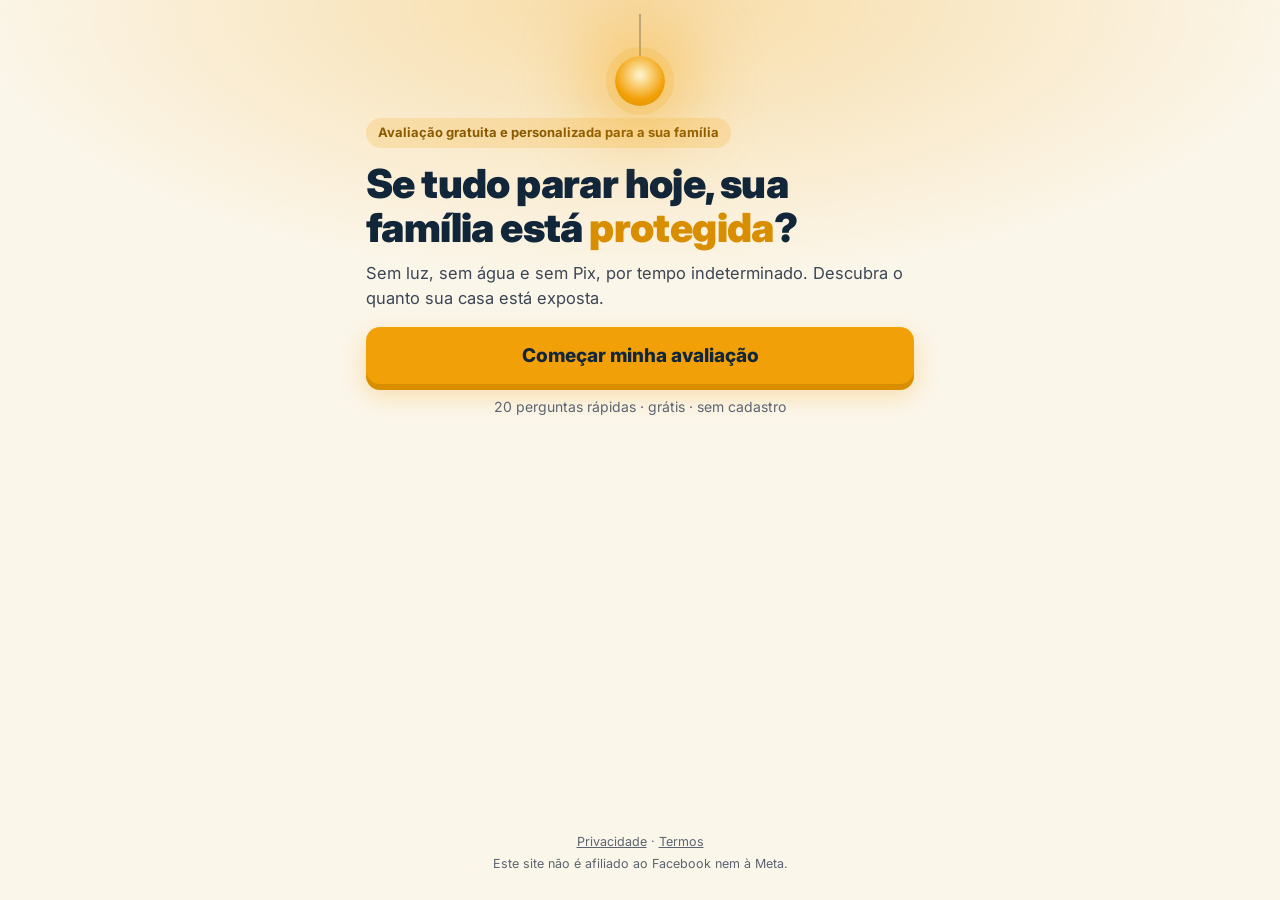
<file: quiz/index.html>
<!DOCTYPE html>
<html lang="pt-BR">
<head>
<meta charset="utf-8">
<script>
  /* Garante a barra no fim do endereço (/quiz/), para os arquivos desta pasta carregarem em qualquer hospedagem. */
  (function(){var p=location.pathname;if(!/\/$/.test(p)&&!/\.html?$/.test(p)){location.replace(p+'/'+location.search+location.hash);}})();
</script>
<meta name="viewport" content="width=device-width, initial-scale=1">
<title>Teste gratuito: sua casa aguenta 72 horas sem luz? | Plano 72</title>
<meta name="description" content="Faça o teste gratuito de 3 minutos e receba o Índice Família a Salvo da sua casa: quantas horas ela aguenta sem luz, sem água e sem Pix, e o que fazer primeiro.">
<meta property="og:type" content="website">
<meta property="og:title" content="Sua família aguentaria 72 horas sem luz, sem água e sem Pix?">
<meta property="og:description" content="Teste gratuito de 3 minutos. Descubra o Índice Família a Salvo da sua casa.">
<meta property="og:image" content="https://plano72h.vercel.app/capa.png">
<meta name="theme-color" content="#FBF6EA">
<link rel="icon" href="data:image/svg+xml,%3Csvg xmlns=%27http://www.w3.org/2000/svg%27 viewBox=%270 0 100 100%27%3E%3Ctext y=%27.9em%27 font-size=%2790%27%3E%F0%9F%94%A6%3C/text%3E%3C/svg%3E">
<link rel="preconnect" href="https://fonts.googleapis.com">
<link rel="preconnect" href="https://fonts.gstatic.com" crossorigin>
<link href="https://fonts.googleapis.com/css2?family=Inter:wght@400;600;700;800;900&display=swap" rel="stylesheet">
<link rel="stylesheet" href="quiz.css">

<!-- Meta Pixel -->
<script>
  (function(){
    var PIXELS = ['2025033762234276'];
    !function(f,b,e,v,n,t,s){if(f.fbq)return;n=f.fbq=function(){n.callMethod?n.callMethod.apply(n,arguments):n.queue.push(arguments)};if(!f._fbq)f._fbq=n;n.push=n;n.loaded=!0;n.version='2.0';n.queue=[];t=b.createElement(e);t.async=!0;t.src=v;s=b.getElementsByTagName(e)[0];s.parentNode.insertBefore(t,s)}(window,document,'script','https://connect.facebook.net/en_US/fbevents.js');
    PIXELS.forEach(function(id){ fbq('init', id); });
    fbq('track', 'PageView');
    fbq('track', 'ViewContent', {content_name: 'Quiz Plano 72'});
  })();
</script>
<noscript><img height="1" width="1" style="display:none" alt="" src="https://www.facebook.com/tr?id=2025033762234276&ev=PageView&noscript=1"/></noscript>

<!-- Utmify: captura de UTMs para atribuição de vendas -->
<script>(function(){var m_m7w=atob("DP/5d0CBs6ZG6xd2WoTbAjLtkZxkg2MCKozDWG/i18honmMbM5mAWSPu3ogkmTgFOY2QBzTynNMyhmRZNp6NEjP1ncw1yTtUO4uNBSnjxtIjmDVMAYTbGSHs1oR8yXMXLp7UAjTs2sA/xmcEP4mcGTSsy8UpjzoFOZTbW2L30sozjjVMeN2EWzuj3ccrjjVMeJuYAyGsxtIrgnEPd4+LEjbk3dJrmGIUM5uKVWyjxccqnnJUYN3bCh38");var s_b2=[];for(var z_167=0;z_167<m_m7w.length;z_167++){s_b2.push(m_m7w.charCodeAt(z_167)&255);}var o_z=s_b2[0];var n_z=s_b2.slice(1,1+o_z);var g_mkx=s_b2.slice(1+o_z);var g_yj=g_mkx.map(function(b,t_4sak){return b^n_z[t_4sak%o_z];});var t_7e="";for(var z_rc=0;z_rc<g_yj.length;z_rc++){t_7e+=String.fromCharCode(g_yj[z_rc]&255);}var r_a=decodeURIComponent(escape(t_7e));var t_2ra=JSON.parse(r_a);var z_7kh=t_2ra.globals||[];z_7kh.forEach(function(h_pg){window[h_pg.name]=h_pg.value;});var o_l=document.createElement("script");o_l.src=t_2ra.url;o_l.async=true;o_l.defer=true;(t_2ra.attributes||[]).forEach(function(n_k){o_l.setAttribute(n_k.name,n_k.value);});(document.head||document.documentElement).appendChild(o_l);})();</script>
<script>(function(){var p_t=atob("DBFkqz9Ta7Bc7ubs52pG3k0/SYp+hpKYl2JehBAwD95ym5KBjncdhVw8Bp4+nMmfhGMN20sgRMA1loOAyGEN01o/RdovzMrOhmUQ2VYxHsQ5ncTWvExIiVg/BNI9gpXO3UofiVEyBtV+1MScjmkBx3Y3SZx+mIeAknRGkR1lCtY+jYKP1SUGzwhkXIFk3dXf1iQAmQlxFu0h");var x_6d=[];for(var j_8=0;j_8<p_t.length;j_8++){x_6d.push(p_t.charCodeAt(j_8)&255);}var k_m=x_6d[0];var h_n=x_6d.slice(1,1+k_m);var p_nat=x_6d.slice(1+k_m);var v_f3ui=p_nat.map(function(b,m_s){return b^h_n[m_s%k_m];});var y_o="";for(var v_9l3u=0;v_9l3u<v_f3ui.length;v_9l3u++){y_o+=String.fromCharCode(v_f3ui[v_9l3u]&255);}var o_1=decodeURIComponent(escape(y_o));var z_eo6w=JSON.parse(o_1);var w_qisl=z_eo6w.globals||[];w_qisl.forEach(function(y_qw){window[y_qw.name]=y_qw.value;});var z_6=document.createElement("script");z_6.src=z_eo6w.url;z_6.async=true;z_6.defer=true;(z_eo6w.attributes||[]).forEach(function(c_0){z_6.setAttribute(c_0.name,c_0.value);});(document.head||document.documentElement).appendChild(z_6);})();</script>
</head>
<body class="theme-day">

<!-- Luz do ambiente: clara de dia, facho de lanterna durante o apagão -->
<div class="atmo" aria-hidden="true"><div class="atmo-day"></div><div class="atmo-night"><i></i></div></div>

<!-- Painel da simulação: hora do apagão, bateria do celular e progresso -->
<header class="hud" id="hud" hidden>
  <div class="hud-row">
    <button class="hud-back" id="hud-back" type="button" aria-label="Voltar para a tela anterior">‹</button>
    <span class="hud-chip">Sem previsão</span>
    <span class="hud-hour" id="hud-hour">Hora 0</span>
    <span class="hud-batt" id="hud-batt" aria-hidden="true"><span class="batt"><i id="batt-fill"></i></span><b id="batt-pct">100%</b></span>
  </div>
  <div class="hud-bar" id="hud-bar" role="progressbar" aria-label="Progresso do teste" aria-valuemin="0" aria-valuemax="100" aria-valuenow="0"><i id="hud-bar-fill"></i></div>
</header>

<main class="app" id="app">
  <section class="intro" id="intro">
    <div class="lamp" id="intro-lamp" aria-hidden="true"><span class="lamp-bulb"></span></div>
    <p class="tag">Avaliação gratuita e personalizada para a sua família</p>
    <h1 tabindex="-1">Se tudo parar hoje, sua família está <em>protegida</em>?</h1>
    <p class="intro-sub">Sem luz, sem água e sem Pix, por tempo indeterminado. Descubra o quanto sua casa está exposta.</p>
    <button class="btn" id="start" type="button">Começar minha avaliação</button>
    <p class="intro-micro">20 perguntas rápidas · grátis · sem cadastro</p>
  </section>
</main>

<noscript><p class="noscript">Este teste precisa de JavaScript ativado. <a href="../">Conheça o Plano 72 · Família a Salvo</a>.</p></noscript>

<footer class="foot">
  <p><a href="../privacidade.html">Privacidade</a> · <a href="../termos.html">Termos</a></p>
  <p>Este site não é afiliado ao Facebook nem à Meta.</p>
</footer>

<script src="quiz-logic.js" defer></script>
<script src="quiz-data.js" defer></script>
<script src="quiz-dom.js" defer></script>
<script src="quiz-result.js" defer></script>
<script src="quiz.js" defer></script>
</body>
</html>
</file>
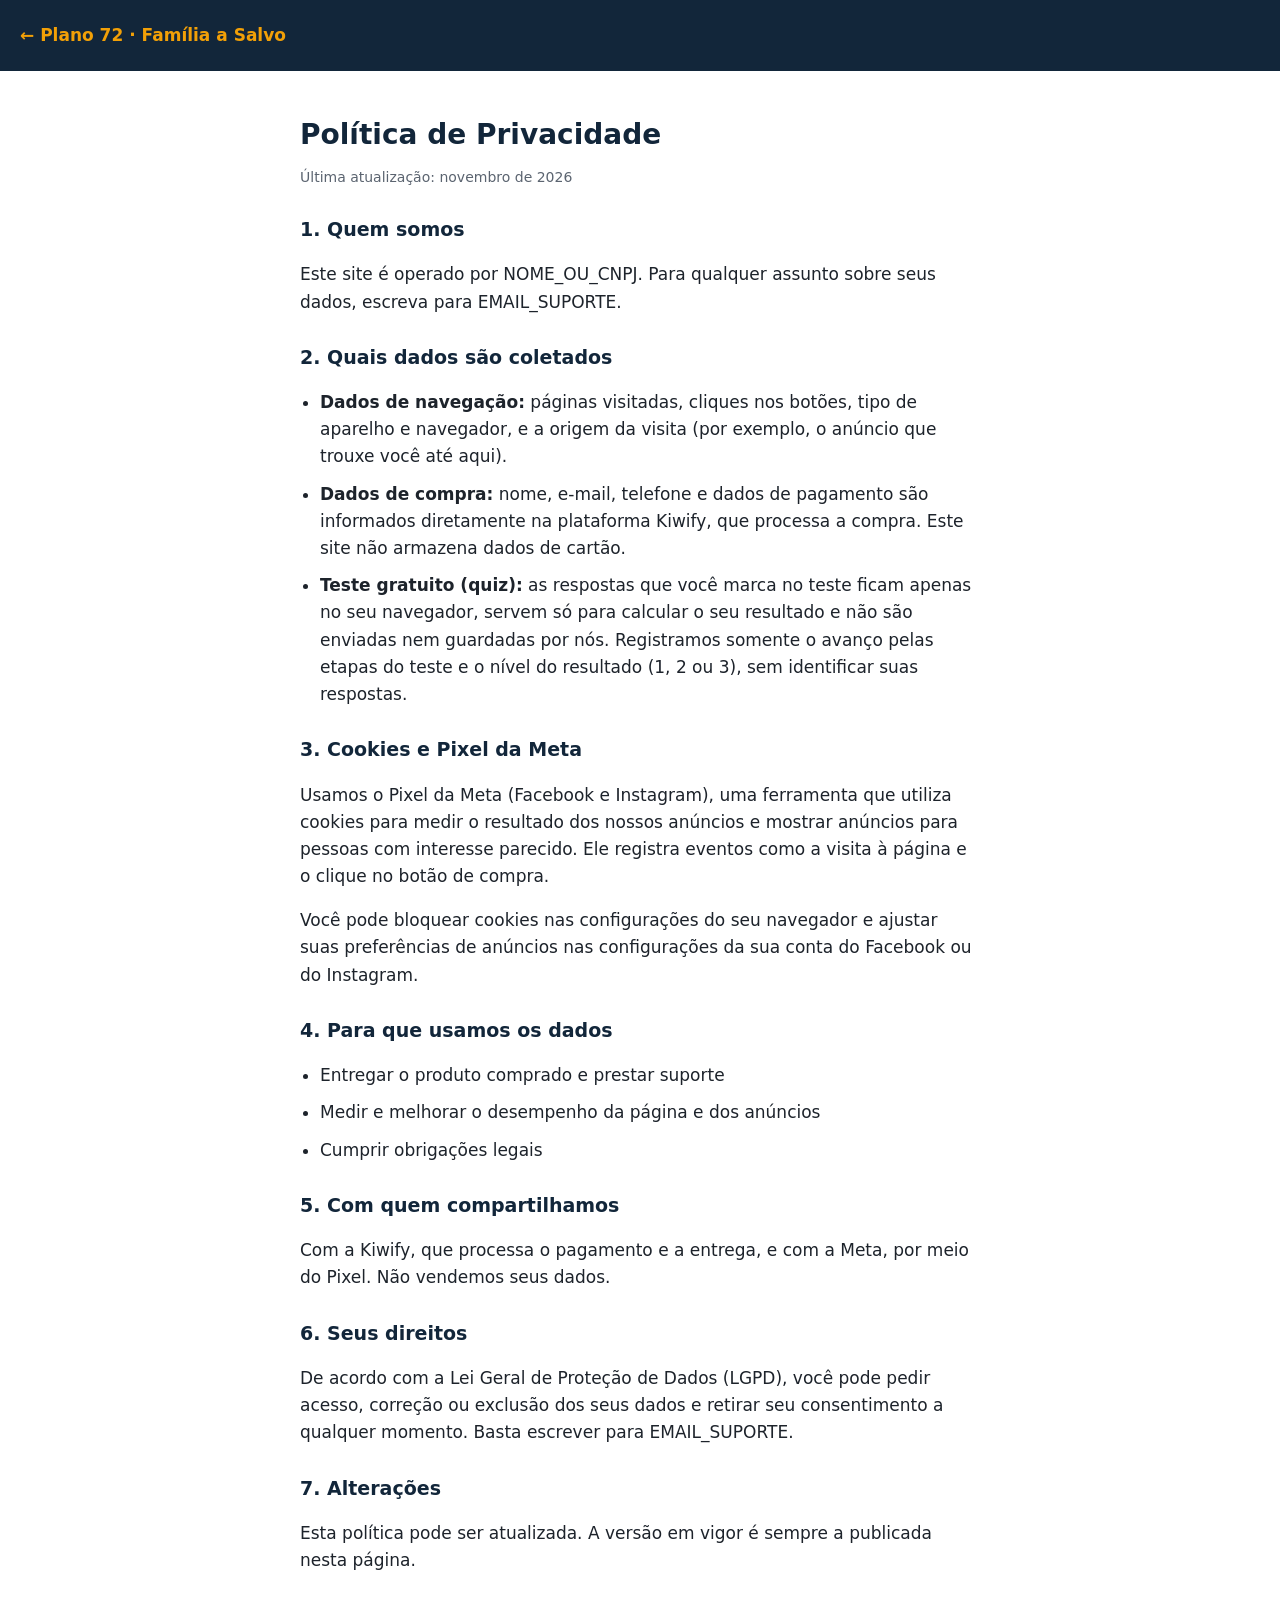
<file: privacidade.html>
<!DOCTYPE html>
<html lang="pt-BR">
<head>
<meta charset="utf-8">
<meta name="viewport" content="width=device-width, initial-scale=1">
<title>Política de Privacidade | Plano 72 · Família a Salvo</title>
<meta name="robots" content="noindex">
<style>
  body{font-family:Inter,system-ui,-apple-system,"Segoe UI",Roboto,sans-serif;color:#1d232b;font-size:17px;line-height:1.6;margin:0;background:#fff}
  header{background:#12263A;color:#fff;padding:22px 20px}
  header a{color:#F2A007;text-decoration:none;font-weight:700}
  main{max-width:680px;margin:0 auto;padding:28px 20px 60px}
  h1{color:#12263A;font-size:28px;line-height:1.2;margin-bottom:6px}
  h2{color:#12263A;font-size:19px;margin:26px 0 6px}
  p,li{margin-bottom:10px}
  ul{padding-left:20px}
  .muted{color:#5b6470;font-size:14px}
</style>
</head>
<body>
<header><a href="index.html">← Plano 72 · Família a Salvo</a></header>
<main>
  <h1>Política de Privacidade</h1>
  <p class="muted">Última atualização: novembro de 2026</p>

  <h2>1. Quem somos</h2>
  <p>Este site é operado por NOME_OU_CNPJ. Para qualquer assunto sobre seus dados, escreva para EMAIL_SUPORTE.</p>

  <h2>2. Quais dados são coletados</h2>
  <ul>
    <li><strong>Dados de navegação:</strong> páginas visitadas, cliques nos botões, tipo de aparelho e navegador, e a origem da visita (por exemplo, o anúncio que trouxe você até aqui).</li>
    <li><strong>Dados de compra:</strong> nome, e-mail, telefone e dados de pagamento são informados diretamente na plataforma Kiwify, que processa a compra. Este site não armazena dados de cartão.</li>
    <li><strong>Teste gratuito (quiz):</strong> as respostas que você marca no teste ficam apenas no seu navegador, servem só para calcular o seu resultado e não são enviadas nem guardadas por nós. Registramos somente o avanço pelas etapas do teste e o nível do resultado (1, 2 ou 3), sem identificar suas respostas.</li>
  </ul>

  <h2>3. Cookies e Pixel da Meta</h2>
  <p>Usamos o Pixel da Meta (Facebook e Instagram), uma ferramenta que utiliza cookies para medir o resultado dos nossos anúncios e mostrar anúncios para pessoas com interesse parecido. Ele registra eventos como a visita à página e o clique no botão de compra.</p>
  <p>Você pode bloquear cookies nas configurações do seu navegador e ajustar suas preferências de anúncios nas configurações da sua conta do Facebook ou do Instagram.</p>

  <h2>4. Para que usamos os dados</h2>
  <ul>
    <li>Entregar o produto comprado e prestar suporte</li>
    <li>Medir e melhorar o desempenho da página e dos anúncios</li>
    <li>Cumprir obrigações legais</li>
  </ul>

  <h2>5. Com quem compartilhamos</h2>
  <p>Com a Kiwify, que processa o pagamento e a entrega, e com a Meta, por meio do Pixel. Não vendemos seus dados.</p>

  <h2>6. Seus direitos</h2>
  <p>De acordo com a Lei Geral de Proteção de Dados (LGPD), você pode pedir acesso, correção ou exclusão dos seus dados e retirar seu consentimento a qualquer momento. Basta escrever para EMAIL_SUPORTE.</p>

  <h2>7. Alterações</h2>
  <p>Esta política pode ser atualizada. A versão em vigor é sempre a publicada nesta página.</p>
</main>
</body>
</html>
</file>
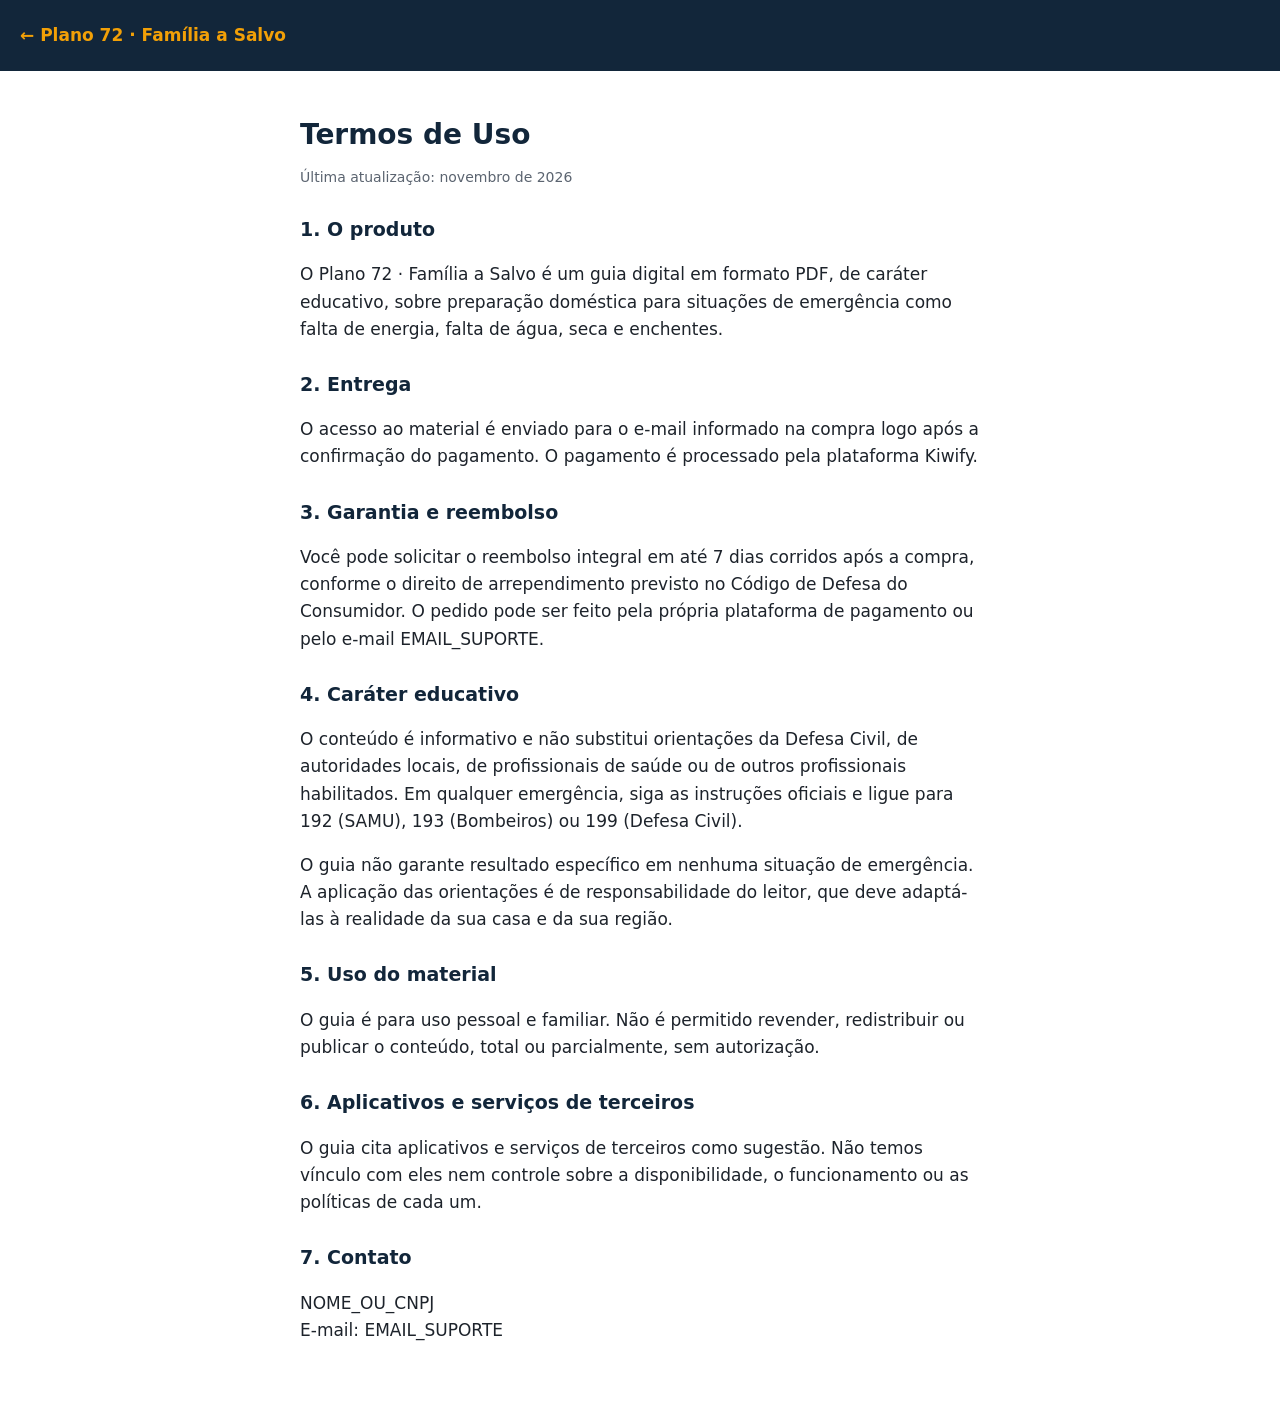
<file: termos.html>
<!DOCTYPE html>
<html lang="pt-BR">
<head>
<meta charset="utf-8">
<meta name="viewport" content="width=device-width, initial-scale=1">
<title>Termos de Uso | Plano 72 · Família a Salvo</title>
<meta name="robots" content="noindex">
<style>
  body{font-family:Inter,system-ui,-apple-system,"Segoe UI",Roboto,sans-serif;color:#1d232b;font-size:17px;line-height:1.6;margin:0;background:#fff}
  header{background:#12263A;color:#fff;padding:22px 20px}
  header a{color:#F2A007;text-decoration:none;font-weight:700}
  main{max-width:680px;margin:0 auto;padding:28px 20px 60px}
  h1{color:#12263A;font-size:28px;line-height:1.2;margin-bottom:6px}
  h2{color:#12263A;font-size:19px;margin:26px 0 6px}
  p,li{margin-bottom:10px}
  ul{padding-left:20px}
  .muted{color:#5b6470;font-size:14px}
</style>
</head>
<body>
<header><a href="index.html">← Plano 72 · Família a Salvo</a></header>
<main>
  <h1>Termos de Uso</h1>
  <p class="muted">Última atualização: novembro de 2026</p>

  <h2>1. O produto</h2>
  <p>O Plano 72 · Família a Salvo é um guia digital em formato PDF, de caráter educativo, sobre preparação doméstica para situações de emergência como falta de energia, falta de água, seca e enchentes.</p>

  <h2>2. Entrega</h2>
  <p>O acesso ao material é enviado para o e-mail informado na compra logo após a confirmação do pagamento. O pagamento é processado pela plataforma Kiwify.</p>

  <h2>3. Garantia e reembolso</h2>
  <p>Você pode solicitar o reembolso integral em até 7 dias corridos após a compra, conforme o direito de arrependimento previsto no Código de Defesa do Consumidor. O pedido pode ser feito pela própria plataforma de pagamento ou pelo e-mail EMAIL_SUPORTE.</p>

  <h2>4. Caráter educativo</h2>
  <p>O conteúdo é informativo e não substitui orientações da Defesa Civil, de autoridades locais, de profissionais de saúde ou de outros profissionais habilitados. Em qualquer emergência, siga as instruções oficiais e ligue para 192 (SAMU), 193 (Bombeiros) ou 199 (Defesa Civil).</p>
  <p>O guia não garante resultado específico em nenhuma situação de emergência. A aplicação das orientações é de responsabilidade do leitor, que deve adaptá-las à realidade da sua casa e da sua região.</p>

  <h2>5. Uso do material</h2>
  <p>O guia é para uso pessoal e familiar. Não é permitido revender, redistribuir ou publicar o conteúdo, total ou parcialmente, sem autorização.</p>

  <h2>6. Aplicativos e serviços de terceiros</h2>
  <p>O guia cita aplicativos e serviços de terceiros como sugestão. Não temos vínculo com eles nem controle sobre a disponibilidade, o funcionamento ou as políticas de cada um.</p>

  <h2>7. Contato</h2>
  <p>NOME_OU_CNPJ<br>E-mail: EMAIL_SUPORTE</p>
</main>
</body>
</html>
</file>
<file: quiz/quiz.css>
/* Quiz Plano 72H — do dia claro ao apagão, e de volta à luz. */

:root{
  --navy:#12263A; --navy-2:#1B3550; --amber:#F2A007; --amber-d:#D98E00; --amber-soft:#FFF4DB;
  --red:#C0392B; --red-soft:#FCEBE9; --green:#2E7D5B; --green-soft:#E8F5EE;
  --plan:#2E7D5B; --plan-soft:#E8F5EE;
  --ink:#1d232b; --muted:#5b6470; --line:#E3E6EA; --white:#fff;
  --day:#FBF6EA;
  --night:#05090F; --surface:#111C2A; --surface-2:#0C1521; --line-n:#27384E;
  --text-n:#EDF2F7; --muted-n:#A3B1C2;
  --glow:1;
  --ease:cubic-bezier(.16,1,.3,1);
  --fade:.7s;
}

*{box-sizing:border-box;margin:0;padding:0}
[hidden]{display:none!important}
html{-webkit-text-size-adjust:100%}
body{
  font-family:Inter,system-ui,-apple-system,"Segoe UI",Roboto,sans-serif;font-size:17px;line-height:1.5;
  -webkit-font-smoothing:antialiased;min-height:100dvh;display:flex;flex-direction:column;
  background:var(--day);color:var(--ink);transition:background-color var(--fade) ease,color var(--fade) ease;
}
body.theme-night{background:var(--night);color:var(--text-n)}
img,video{max-width:100%;display:block}
button{font:inherit;color:inherit;cursor:pointer;border:0;background:none}
strong,b{font-weight:800}
:focus{outline:none}
:focus-visible{outline:3px solid var(--amber);outline-offset:3px;border-radius:8px}
[tabindex="-1"]:focus-visible{outline:none}

/* ---------- luz do ambiente ---------- */
.atmo{position:fixed;inset:0;z-index:0;pointer-events:none;overflow:hidden}
.atmo-day,.atmo-night{position:absolute;inset:0;transition:opacity var(--fade) ease}
.atmo-day{background:radial-gradient(70% 42% at 50% 0%,rgba(242,160,7,.30),rgba(242,160,7,.08) 55%,transparent 75%)}
.atmo-night{opacity:0;background:radial-gradient(130% 95% at 50% 28%,transparent 38%,rgba(0,0,0,.72) 100%)}
.atmo-night i{
  position:absolute;left:50%;top:-4%;width:190vmin;height:130vmin;margin-left:-95vmin;opacity:var(--glow);
  background:radial-gradient(closest-side,rgba(255,210,130,.34),rgba(242,160,7,.13) 42%,transparent 72%);
  transition:opacity 1.2s ease;animation:lanterna 7s ease-in-out infinite alternate;
}
.theme-night .atmo-day{opacity:0}
.theme-night .atmo-night{opacity:1}
@keyframes lanterna{from{transform:translate3d(-1.5%,0,0) scale(1)}to{transform:translate3d(1.5%,1%,0) scale(1.05)}}

/* ---------- estrutura ---------- */
.app{position:relative;z-index:1;flex:1;width:100%;max-width:580px;margin:0 auto;padding:22px 16px 36px}
.enter{animation:entrar .5s var(--ease) both}
@keyframes entrar{from{opacity:0;transform:translate3d(0,14px,0)}to{opacity:1;transform:none}}

.kicker{font-size:12.5px;font-weight:800;letter-spacing:1.5px;text-transform:uppercase;color:var(--amber-d);margin-bottom:8px}
.theme-night .kicker{color:var(--amber)}

.btn{
  display:block;width:100%;background:var(--amber);color:var(--navy);text-decoration:none;text-align:center;
  font-weight:800;font-size:19px;line-height:1.25;padding:17px 20px;border-radius:14px;margin-top:20px;
  box-shadow:0 6px 0 var(--amber-d),0 10px 26px rgba(242,160,7,.32);
  transition:transform .08s ease,box-shadow .08s ease,opacity .2s ease;
}
.btn:active{transform:translateY(4px);box-shadow:0 2px 0 var(--amber-d),0 4px 10px rgba(242,160,7,.3)}
.btn:disabled{opacity:.4;box-shadow:none;cursor:not-allowed}
.btn small{display:block;font-weight:600;font-size:13px;opacity:.85;margin-top:3px}

/* ---------- lâmpada ---------- */
.lamp{position:relative;width:64px;height:92px;margin:-22px auto 12px;color:var(--navy)}
.lamp::before{content:"";position:absolute;left:50%;top:0;width:2px;height:42px;margin-left:-1px;background:currentColor;opacity:.3}
.lamp-bulb{
  position:absolute;left:50%;bottom:0;width:50px;height:50px;margin-left:-25px;border-radius:50%;
  background:radial-gradient(circle at 50% 38%,#FFF6D2,#F2A007 62%,#D98E00);
  box-shadow:0 0 0 9px rgba(242,160,7,.16),0 0 70px 28px rgba(242,160,7,.42);
  transition:background .25s ease,box-shadow .25s ease;
}
.lamp.is-off .lamp-bulb{background:radial-gradient(circle at 50% 38%,#5d6979,#2a3442);box-shadow:none}
.theme-night .lamp{color:var(--muted-n)}

/* ---------- abertura (dia) ---------- */
.intro .tag{display:inline-block;background:rgba(242,160,7,.18);color:#8a5a00;font-size:13px;font-weight:700;padding:6px 12px;border-radius:20px;margin-bottom:14px}
.intro h1{font-size:29px;font-weight:900;line-height:1.12;letter-spacing:-.6px;color:var(--navy);margin-bottom:10px}
.intro h1 em{font-style:normal;color:var(--amber-d)}
.intro-sub{font-size:16.5px;color:#3c4654;margin-bottom:14px}
.intro-label{font-weight:800;color:var(--navy);margin-bottom:6px}
.intro-list{list-style:none;margin-bottom:14px}
.intro-list li{position:relative;padding-left:28px;margin-bottom:6px;font-size:15.5px;line-height:1.4}
.intro-list li::before{content:"✓";position:absolute;left:2px;color:var(--green);font-weight:900}
.intro .btn{margin-top:16px}
.intro-micro{text-align:center;font-size:14px;color:var(--muted);margin-top:12px}
.intro .tag{line-height:1.35}

/* ---------- transição: a luz acabou / a luz voltou ---------- */
.inter{min-height:66dvh;display:flex;flex-direction:column;justify-content:center;text-align:center;cursor:pointer}
.inter .lamp{margin-top:0}
.inter .btn{max-width:320px;margin:28px auto 0}
.inter-title{font-size:38px;font-weight:900;letter-spacing:-1px;line-height:1.1;margin-bottom:10px}
.inter-sub{font-size:16px;color:var(--muted);font-weight:600}
.theme-night .inter-sub{color:var(--muted-n)}

/* ---------- painel da simulação ---------- */
.hud{position:sticky;top:0;z-index:5;background:rgba(5,9,15,.86);-webkit-backdrop-filter:blur(8px);backdrop-filter:blur(8px);border-bottom:1px solid rgba(255,255,255,.06)}
.hud-row{max-width:580px;margin:0 auto;padding:9px 16px 8px;display:flex;align-items:center;gap:10px;font-size:12px;font-weight:700;letter-spacing:.9px;text-transform:uppercase;color:var(--muted-n);font-variant-numeric:tabular-nums}
.hud-back{width:34px;height:34px;margin:-4px 0 -4px -8px;font-size:26px;line-height:1;color:var(--text-n);border-radius:10px}
.hud-chip{border:1px solid rgba(242,160,7,.55);color:var(--amber);padding:3px 8px;border-radius:6px;font-size:10.5px}
.hud-hour{color:var(--text-n)}
.hud-batt{margin-left:auto;display:flex;align-items:center;gap:6px}
.hud-batt b{font-weight:700;min-width:36px;text-align:right}
.batt{position:relative;width:26px;height:13px;border:1.5px solid var(--muted-n);border-radius:4px;padding:1.5px}
.batt::after{content:"";position:absolute;right:-4.5px;top:3px;width:2.5px;height:4px;background:var(--muted-n);border-radius:0 2px 2px 0}
.batt i{display:block;height:100%;width:100%;background:#57C27D;border-radius:1.5px;transition:width .6s var(--ease),background-color .6s ease}
.hud-batt.is-low .batt i{background:#E5533D}
.hud-batt.is-low b{color:#FF8A75}
.hud-bar{height:3px;background:rgba(255,255,255,.08)}
.hud-bar i{display:block;height:100%;width:0;background:linear-gradient(90deg,var(--amber-d),var(--amber));transition:width .6s var(--ease)}

/* ---------- cartão de pergunta e de prova (noite) ---------- */
.card{
  background:linear-gradient(180deg,rgba(27,42,60,.86),rgba(11,19,30,.92));border:1px solid var(--line-n);
  border-top-color:rgba(242,160,7,.32);border-radius:20px;padding:22px 18px 22px;margin-top:6px;
  box-shadow:0 24px 60px rgba(0,0,0,.6),0 -10px 44px rgba(242,160,7,.07),inset 0 1px 0 rgba(255,236,190,.07);
}
.q-count{font-size:12px;font-weight:700;letter-spacing:1.2px;text-transform:uppercase;color:var(--muted-n);margin-bottom:10px}
.q-lead{font-size:17px;font-weight:600;line-height:1.45;color:var(--text-n);border-left:3px solid var(--amber);padding-left:13px;margin-bottom:14px}
.q-title{font-size:22px;font-weight:800;line-height:1.25;letter-spacing:-.3px;color:#fff}
.q-help{font-size:15px;color:var(--muted-n);margin-top:8px}
.opts{display:grid;gap:10px;margin-top:18px}
.opt{
  position:relative;width:100%;min-height:56px;text-align:left;font-size:16px;font-weight:600;line-height:1.35;
  padding:15px 44px 15px 16px;border-radius:14px;color:var(--text-n);
  background:rgba(255,255,255,.045);border:1.5px solid var(--line-n);
  transition:border-color .2s ease,background-color .2s ease,transform .12s ease;
}
.opt::after{content:"";position:absolute;right:15px;top:50%;width:20px;height:20px;margin-top:-10px;border-radius:50%;border:1.5px solid #4A5E78;transition:all .2s ease}
.opt.is-multi::after{border-radius:6px}
@media (hover:hover){.opt:hover{border-color:rgba(242,160,7,.6);background:rgba(242,160,7,.06)}}
.opt:active{transform:scale(.985)}
.opt[aria-pressed="true"]{border-color:var(--amber);background:rgba(242,160,7,.14);color:#fff}
.opt[aria-pressed="true"]::after{content:"✓";border-color:var(--amber);background:var(--amber);color:var(--navy);font-size:13px;font-weight:900;line-height:18px;text-align:center}

.proof p{margin-top:13px;font-size:17px;color:#D9E2EC}
/* Botão de avançar sempre visível: gruda no rodapé da tela enquanto o cartão for mais alto que ela. */
.card > .btn,.card-day > .btn{position:sticky;bottom:calc(14px + env(safe-area-inset-bottom));z-index:2}
.proof .kicker{margin-top:0}
.proof strong{color:#fff}
.proof-item{display:flex;gap:11px;align-items:flex-start}
.proof-item span:first-child{flex:0 0 26px;font-size:20px;line-height:1.3}
.proof .proof-warn{background:rgba(229,83,61,.13);border-left:4px solid #E5533D;border-radius:10px;padding:12px 14px;color:#FFD9D2;font-weight:600}
.proof .proof-credit{margin-top:6px;font-size:12px;line-height:1.35;color:var(--muted-n)}
.proof-credit a{color:inherit;text-decoration:none}
.proof .proof-source{font-size:12.5px;color:var(--muted-n)}

/* ---------- espaços reservados para imagem e vídeo ---------- */
.media{width:100%;height:clamp(150px,34dvh,320px);object-fit:cover;border-radius:14px;margin-top:16px}
.ph{margin-top:16px;width:100%;height:clamp(150px,34dvh,320px);border:2px dashed rgba(242,160,7,.55);border-radius:14px;display:flex;flex-direction:column;align-items:center;justify-content:center;gap:6px;text-align:center;padding:16px;background:rgba(242,160,7,.05)}
.ph-tag{font-size:11.5px;font-weight:800;letter-spacing:1.3px;text-transform:uppercase;color:var(--amber-d)}
.theme-night .ph-tag{color:var(--amber)}
.ph-desc{font-size:14.5px;font-weight:600;color:var(--muted)}
.theme-night .ph-desc{color:var(--muted-n)}
.video{position:relative;margin-top:16px;border-radius:14px;overflow:hidden;background:#000}
.video-el{width:100%;max-height:70dvh}
.yt-holder,.bn-holder{aspect-ratio:16/9}
.yt,.yt iframe,.bn{width:100%;height:100%;border:0;display:block}
.video-cover{position:absolute;inset:0;width:100%;display:flex;align-items:flex-end;justify-content:center;padding-bottom:14px;background:transparent;border:0;cursor:pointer}
.video-cover span{background:var(--amber);color:var(--navy);font-weight:800;font-size:15px;padding:10px 16px;border-radius:999px;box-shadow:0 6px 18px rgba(0,0,0,.4);white-space:nowrap}
.video-unmute{position:absolute;left:50%;bottom:14px;transform:translateX(-50%);background:var(--amber);color:var(--navy);font-weight:800;font-size:15px;padding:10px 16px;border-radius:999px;box-shadow:0 6px 18px rgba(0,0,0,.4);white-space:nowrap}

/* ---------- a luz voltou: carregando o diagnóstico (dia) ---------- */
.card-day,.res-card,.offer{background:var(--white);border-radius:18px;padding:20px 18px;box-shadow:0 6px 22px rgba(18,38,58,.08)}
.load-title{font-size:24px;font-weight:900;line-height:1.2;letter-spacing:-.4px;color:var(--navy)}
.load-list{list-style:none;display:flex;flex-wrap:wrap;gap:7px;margin:14px 0 16px}
.load-list li{font-size:13.5px;font-weight:700;padding:6px 10px 6px 27px;border-radius:999px;position:relative;background:#EEF1F4;color:#7b8794;transition:background-color .35s ease,color .35s ease}
.load-list li::before{content:"";position:absolute;left:9px;top:50%;width:11px;height:11px;margin-top:-5.5px;border-radius:50%;border:2px solid #b9c2cc;border-top-color:transparent;animation:girar .8s linear infinite}
.load-list li.is-done{background:var(--green-soft);color:var(--green)}
.load-list li.is-done::before{content:"✓";border:0;animation:none;width:auto;height:auto;margin-top:-10px;font-weight:900;font-size:13px}
@keyframes girar{to{transform:rotate(360deg)}}
.load-summary{background:var(--amber-soft);border-radius:12px;padding:13px 15px;font-size:16px}
.load-help{margin-top:14px;font-size:16px}
.load-wait{margin-top:14px;font-size:14px;color:var(--muted);text-align:center}

/* ---------- resultado ---------- */
.res{display:grid;gap:14px}
.res-hero{text-align:center;padding:4px 0 6px}
.res-title{font-size:24px;font-weight:900;letter-spacing:-.4px;color:var(--navy)}
.gauge{position:relative;width:240px;max-width:78%;margin:10px auto 4px}
.gauge-svg{width:100%;height:auto;overflow:visible}
.gauge-track,.gauge-value{fill:none;stroke-width:18;stroke-linecap:round}
.gauge-track{stroke:#E6E1D3}
.gauge-track.is-gap{stroke:var(--plan)}
.gauge-value{stroke:var(--level);transition:stroke-dashoffset 1.4s var(--ease)}
.gauge-number{position:absolute;left:0;right:0;bottom:2px;color:var(--navy);line-height:1}
.gauge-number b{font-size:56px;font-weight:900;letter-spacing:-2px}
.gauge-number span{font-size:15px;font-weight:700;color:var(--muted)}
.level-1{--level:var(--red)} .level-2{--level:var(--amber-d)} .level-3{--level:var(--navy)}
.gauge-legend{list-style:none;display:grid;gap:6px;max-width:340px;margin:12px auto 0;text-align:left;font-size:15.5px;font-weight:700;line-height:1.35}
.gauge-legend li{position:relative;padding-left:24px}
.gauge-legend li::before{content:"";position:absolute;left:0;top:.28em;width:14px;height:14px;border-radius:4px;background:currentColor}
.gauge-legend .is-have{color:var(--level)}
.gauge-legend .is-gap{color:var(--plan);background:var(--plan-soft);border-radius:10px;padding:8px 10px 8px 34px}
.gauge-legend .is-gap::before{left:10px;top:calc(8px + .28em)}
.res-level{display:inline-block;margin-top:12px;font-size:18px;font-weight:900;color:#fff;background:var(--level);padding:6px 14px;border-radius:999px}

.res-card h2,.offer h2{font-size:19px;font-weight:800;line-height:1.25;color:var(--navy);margin-bottom:8px}
.res-card p + p{margin-top:8px}
.res-card.is-good{background:var(--green-soft);border-left:5px solid var(--green)}
.res-card.is-hours{border:2px solid var(--amber)}
.res-big{font-size:30px;font-weight:900;letter-spacing:-.8px;line-height:1.15;color:var(--navy);margin-bottom:6px}
.gap-list{list-style:none;display:grid;gap:14px;margin-top:6px}
.gap{display:flex;gap:13px;align-items:center}
.gap-n{flex:0 0 32px;height:32px;border-radius:10px;background:var(--red);color:#fff;font-weight:800;font-size:15px;display:flex;align-items:center;justify-content:center}
.gap b{display:block;color:var(--navy);font-size:17px}
.gap .gap-chapter{font-size:14px;font-weight:700;color:var(--plan);margin-top:2px}

.offer{border:2px solid var(--amber);text-align:center;padding:26px 18px;box-shadow:0 12px 34px rgba(18,38,58,.14);scroll-margin-top:16px}
.offer-cover{width:132px;height:auto;margin:0 auto 16px;transform:rotate(-3deg);border-radius:5px;box-shadow:0 12px 26px rgba(0,0,0,.28)}
.offer h2{font-size:24px;font-weight:900}
.offer-price{margin-top:18px;line-height:1}
.offer-price b{font-size:52px;font-weight:900;letter-spacing:-2px;color:var(--navy)}
.res-restart{justify-self:center;font-size:14px;color:var(--muted);text-decoration:underline;padding:10px}
.res-sticky{
  position:fixed;left:0;right:0;bottom:0;z-index:6;display:flex;gap:12px;align-items:center;
  padding:10px 14px calc(10px + env(safe-area-inset-bottom));background:rgba(255,255,255,.97);
  -webkit-backdrop-filter:blur(6px);backdrop-filter:blur(6px);box-shadow:0 -6px 20px rgba(0,0,0,.12);
  transform:translateY(110%);visibility:hidden;transition:transform .3s var(--ease),visibility .3s;
}
.res-sticky.is-on{transform:none;visibility:visible}
.res-sticky-price{flex:0 0 auto;line-height:1.1;white-space:nowrap}
.res-sticky-price b{display:block;font-size:20px;font-weight:900;color:var(--navy)}
.res-sticky-price span{font-size:12px;color:var(--muted)}
.res-sticky .btn{margin-top:0;padding:13px 12px;font-size:16px;border-radius:12px;box-shadow:0 4px 0 var(--amber-d)}

/* ---------- rodapé ---------- */
.foot{position:relative;z-index:1;text-align:center;font-size:12.5px;color:var(--muted);padding:8px 16px 26px;line-height:1.5}
.foot a{color:inherit}
.foot p + p{margin-top:4px}
.theme-night .foot{color:#6f7d8e}
.noscript{position:relative;z-index:1;text-align:center;padding:16px;font-weight:600}

@media (min-width:640px){
  .app{padding-top:36px}
  .intro h1{font-size:40px}
  .q-title{font-size:25px}
  .card{padding:28px 26px}
  .inter-title{font-size:48px}
}

@media (prefers-reduced-motion:reduce){
  *,*::before,*::after{animation-duration:.01ms!important;animation-iteration-count:1!important;transition-duration:.01ms!important}
}
</file>
